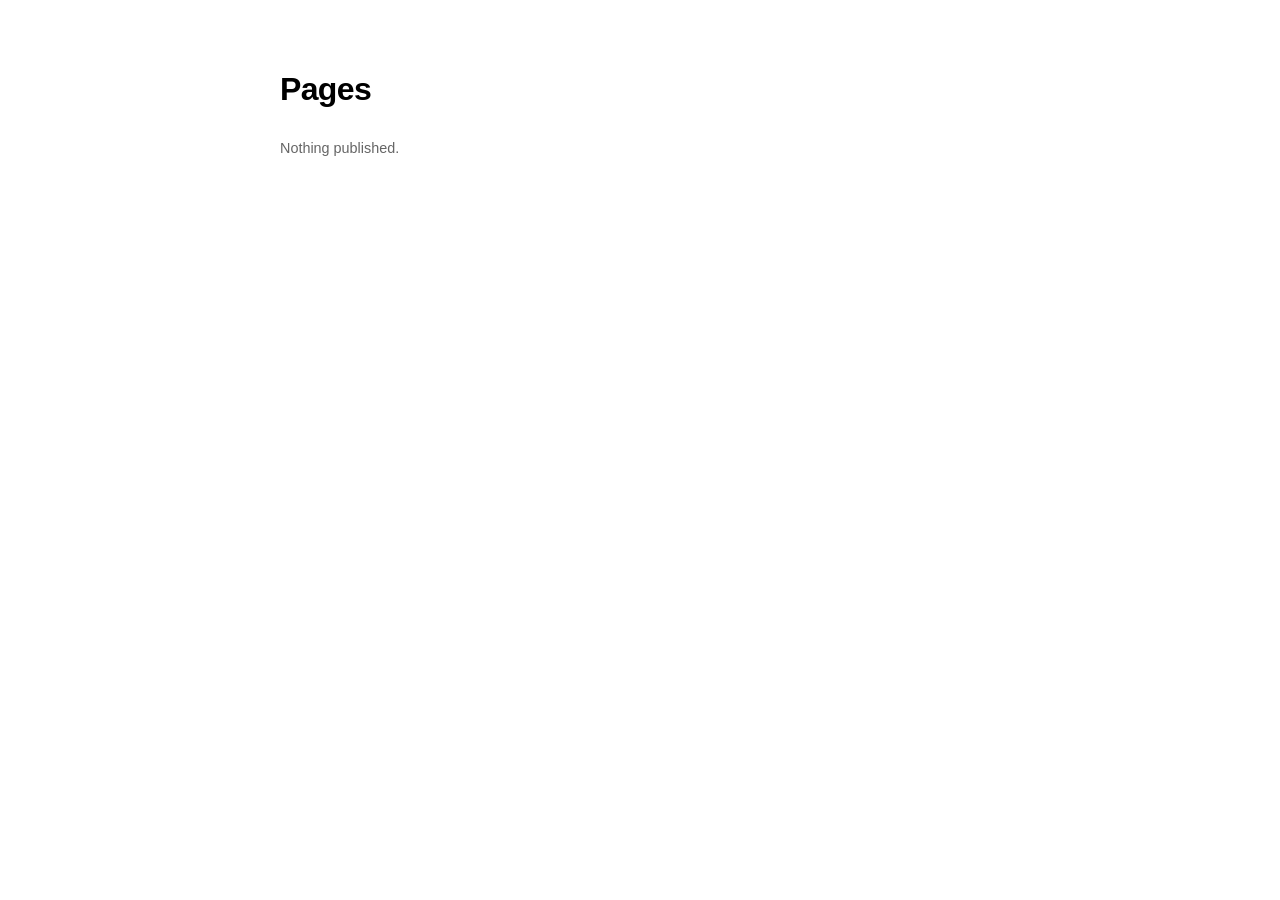
<file: index.html>
<!doctype html>
<html lang="en">
<head>
  <meta charset="utf-8">
  <meta name="viewport" content="width=device-width, initial-scale=1">
  <title>Pages</title>
  <style>
    :root { color-scheme: light dark; }
    body {
      font-family: -apple-system, BlinkMacSystemFont, "Segoe UI", Roboto, Helvetica, Arial, sans-serif;
      max-width: 720px; margin: 4rem auto; padding: 0 1.5rem; line-height: 1.6;
    }
    h1 { font-weight: 600; letter-spacing: -0.02em; }
    .muted { opacity: 0.6; font-size: 0.9rem; }
    ul { padding-left: 1.2rem; }
    a { color: #2563eb; }
    @media (prefers-color-scheme: dark) { a { color: #7aa2ff; } }
  </style>
</head>
<body>
  <h1>Pages</h1>
  <p class="muted">Nothing published.</p>
</body>
</html>
</file>
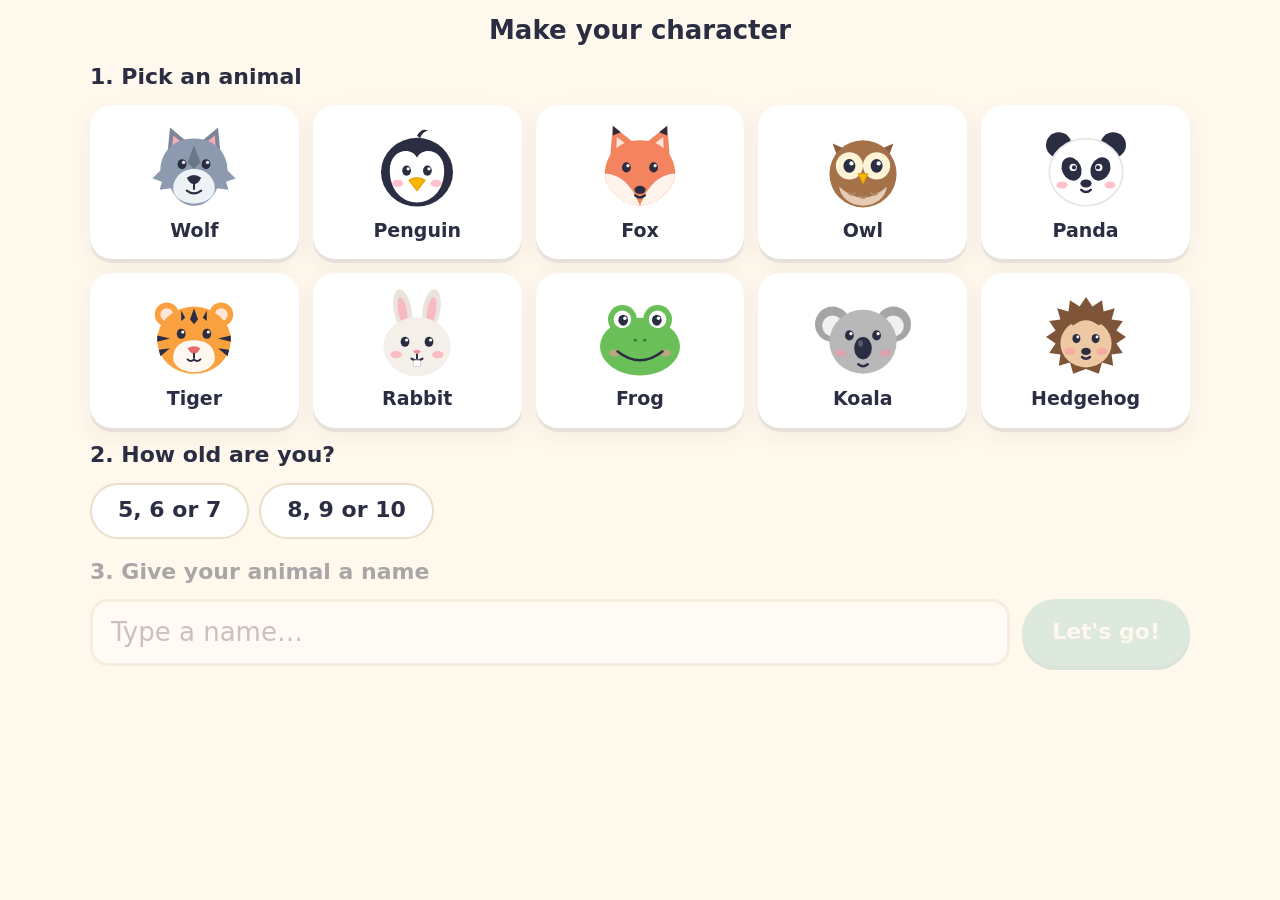
<file: maths-classroom/index.html>
<!doctype html>
<html lang="en-GB">
<head>
  <meta charset="utf-8">
  <meta name="viewport" content="width=device-width, initial-scale=1, maximum-scale=1, viewport-fit=cover">
  <title>Critter Classroom</title>
  <meta name="description" content="A gentle maths game: practise column addition, subtraction, times tables and division, and build your own classroom.">
  <meta name="theme-color" content="#FFF8EC">
  <meta name="apple-mobile-web-app-capable" content="yes">
  <meta name="mobile-web-app-capable" content="yes">
  <meta name="apple-mobile-web-app-title" content="Critters">
  <meta name="apple-mobile-web-app-status-bar-style" content="default">
  <link rel="apple-touch-icon" href="apple-touch-icon.png">
  <link rel="icon" href="icon-192.png">
  <link rel="manifest" href="manifest.webmanifest">
  <script>
    // Apply the saved light/dark choice before the page draws, so it doesn't flash.
    try { var t = localStorage.getItem('critter-classroom-theme'); if (t === 'dark' || t === 'light') document.documentElement.dataset.theme = t; } catch (e) {}
  </script>
  <link rel="stylesheet" href="css/style.css">
</head>
<body>
  <main id="app"></main>
  <noscript>Critter Classroom needs JavaScript turned on.</noscript>
  <script type="module" src="js/main.js"></script>
</body>
</html>
</file>
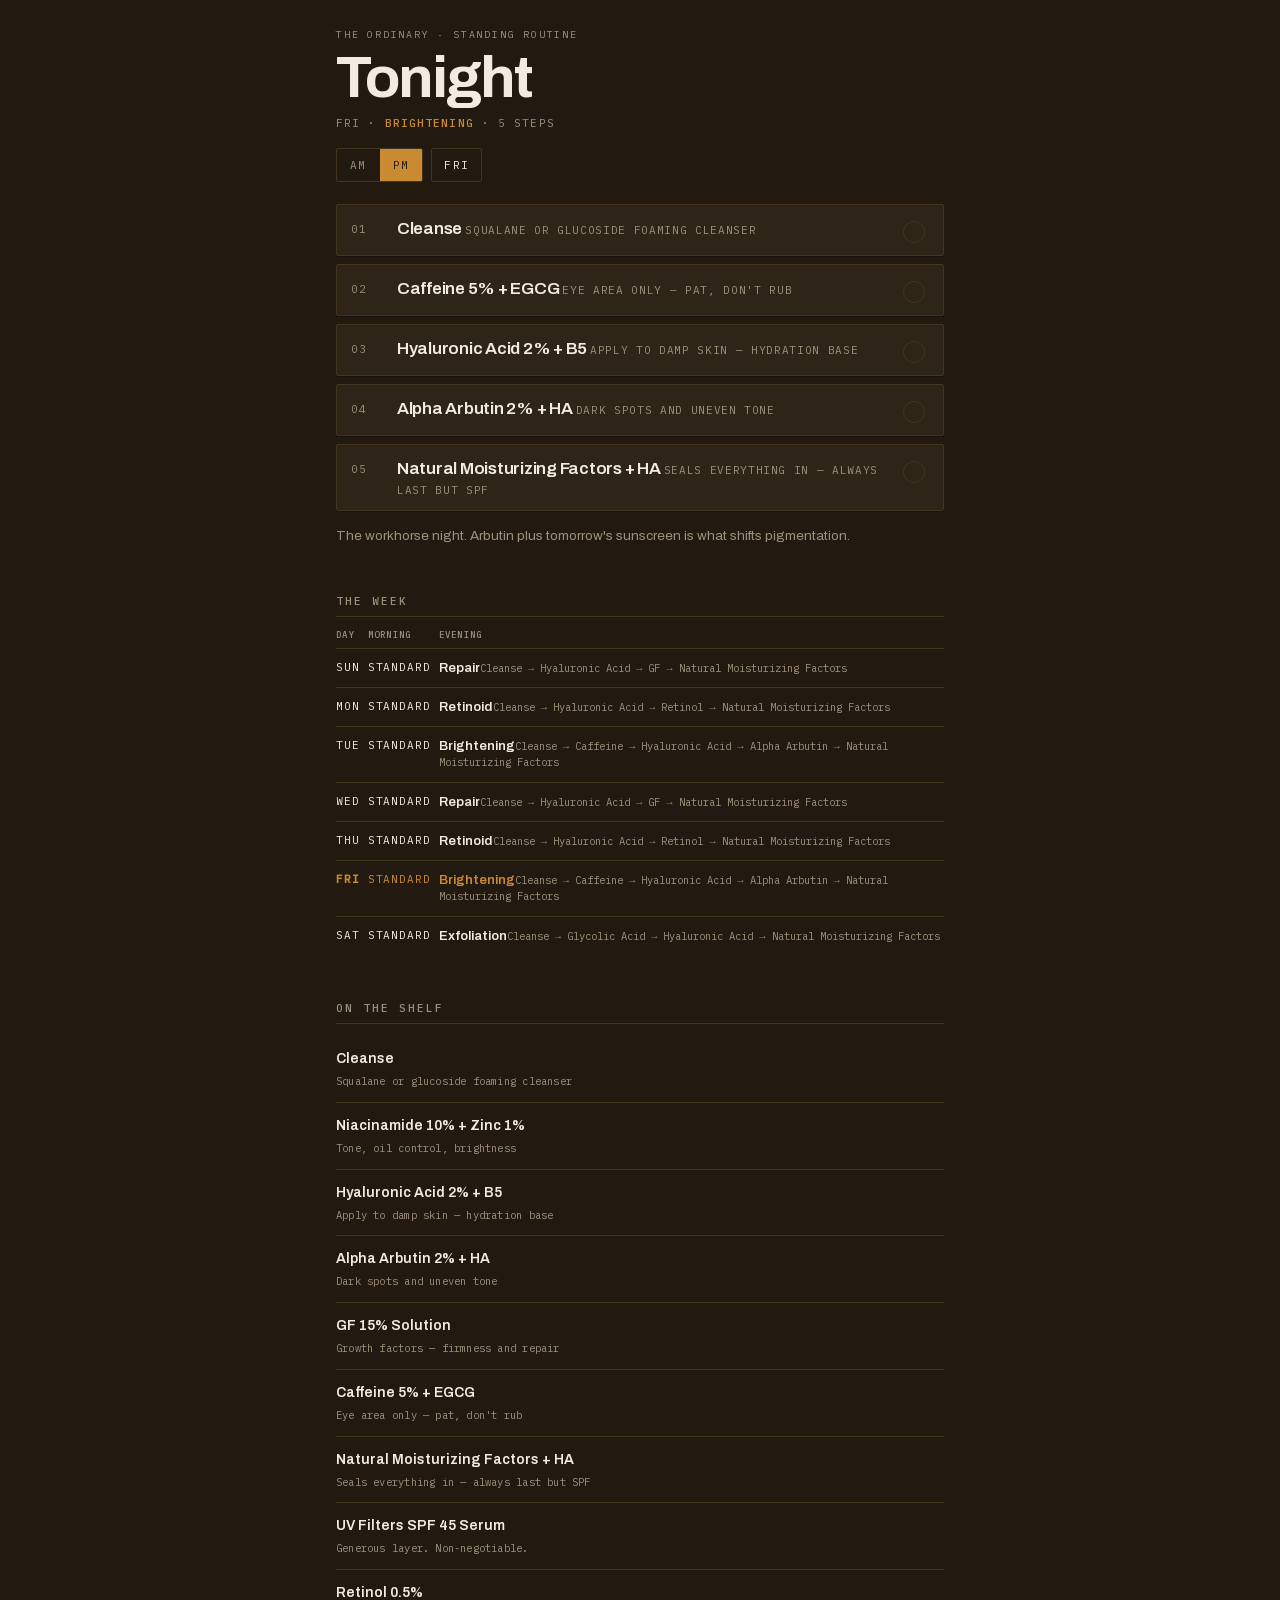
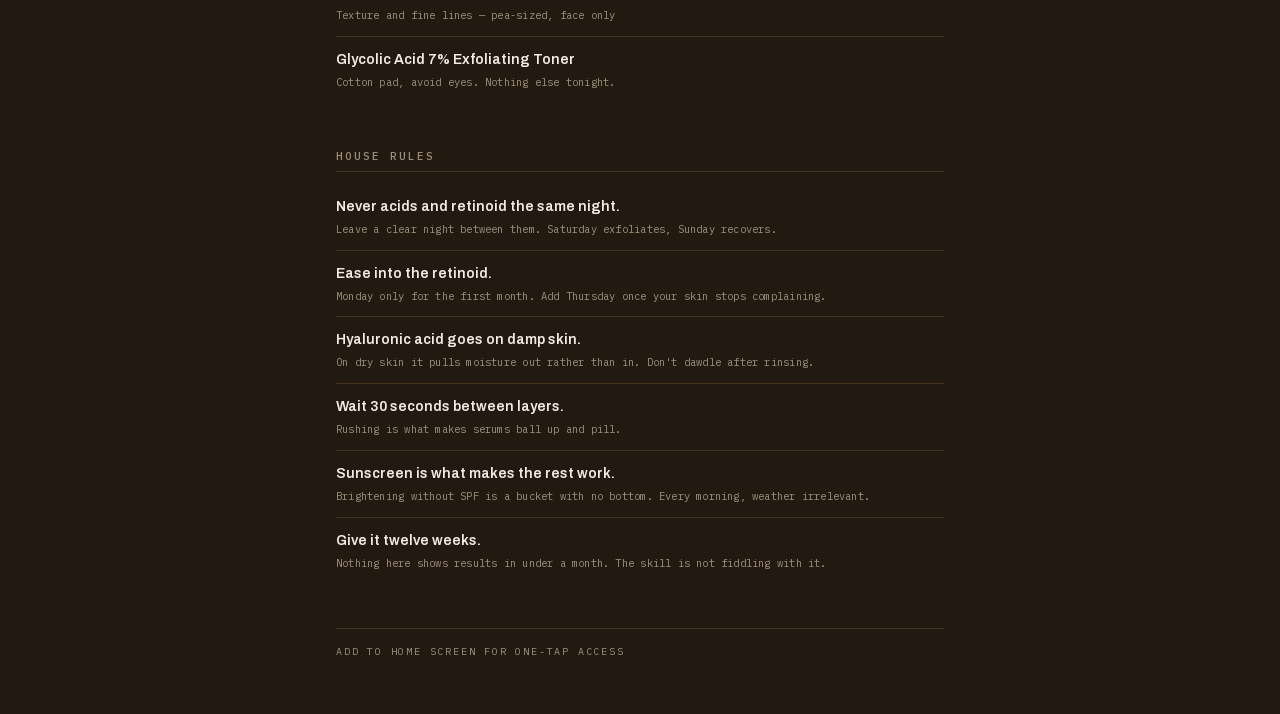
<file: routine/index.html>
<!DOCTYPE html>
<html lang="en" data-mode="pm">
<head>
<meta charset="utf-8">
<meta name="viewport" content="width=device-width, initial-scale=1, viewport-fit=cover">
<meta name="apple-mobile-web-app-capable" content="yes">
<meta name="apple-mobile-web-app-status-bar-style" content="black-translucent">
<meta name="theme-color" content="#241B12">
<meta name="apple-mobile-web-app-title" content="Routine">
<link rel="apple-touch-icon" href="apple-touch-icon.png">
<link rel="icon" type="image/png" href="apple-touch-icon.png">
<title>Routine</title>
<style>
@font-face{
  font-family:"Archivo"; font-style:normal; font-weight:100 900; font-display:swap;
  src:url("fonts/archivo.woff2") format("woff2");
}
@font-face{
  font-family:"IBM Plex Mono"; font-style:normal; font-weight:400; font-display:swap;
  src:url("fonts/ibm-plex-mono-400.woff2") format("woff2");
}
@font-face{
  font-family:"IBM Plex Mono"; font-style:normal; font-weight:500; font-display:swap;
  src:url("fonts/ibm-plex-mono-500.woff2") format("woff2");
}
:root{
  --bg:#E9EBE6; --panel:#FCFCFB; --ink:#15171A; --dim:#6B7069;
  --rule:#D3D6CE; --band:#B9BEB5; --accent:#2F6B55; --accent-ink:#FFFFFF;
  --shadow:0 1px 0 rgba(0,0,0,.05);
}
html[data-mode="pm"]{
  --bg:#221A11; --panel:#2E2418; --ink:#F2EBE1; --dim:#9E8F7C;
  --rule:#42341F; --band:#5A4728; --accent:#C98A31; --accent-ink:#221A11;
  --shadow:0 1px 0 rgba(0,0,0,.3);
}
*{box-sizing:border-box}
html,body{margin:0;padding:0}
body{
  background:var(--bg); color:var(--ink);
  font-family:"Archivo",-apple-system,BlinkMacSystemFont,"Helvetica Neue",Arial,sans-serif;
  -webkit-font-smoothing:antialiased;
  padding:0 16px calc(56px + env(safe-area-inset-bottom));
  max-width:640px; margin:0 auto;
  transition:background-color .5s ease, color .5s ease;
}
.mono{font-family:"IBM Plex Mono",ui-monospace,Menlo,monospace}
.eyebrow{
  font-family:"IBM Plex Mono",ui-monospace,monospace; font-size:10px;
  letter-spacing:.18em; text-transform:uppercase; color:var(--dim);
}
header{padding:calc(28px + env(safe-area-inset-top)) 0 18px}
h1{
  font-size:clamp(40px,13vw,58px); line-height:.92; margin:10px 0 12px;
  font-weight:700; letter-spacing:-.035em;
}
.stamp{
  font-family:"IBM Plex Mono",ui-monospace,monospace; font-size:11px;
  letter-spacing:.1em; text-transform:uppercase; color:var(--dim);
}
.stamp b{color:var(--accent); font-weight:500}

/* controls */
.controls{display:flex; gap:8px; align-items:center; margin:0 0 22px}
.toggle{display:flex; border:1px solid var(--rule); border-radius:2px; overflow:hidden}
.toggle button{
  appearance:none; background:transparent; border:0; color:var(--dim);
  font-family:"IBM Plex Mono",monospace; font-size:11px; letter-spacing:.12em;
  padding:9px 13px; cursor:pointer;
}
.toggle button[aria-pressed="true"]{background:var(--accent); color:var(--accent-ink)}
select{
  appearance:none; background:transparent; color:var(--ink);
  border:1px solid var(--rule); border-radius:2px; padding:9px 12px;
  font-family:"IBM Plex Mono",monospace; font-size:11px; letter-spacing:.12em;
}
.now{
  margin-left:auto; background:none; border:0; color:var(--accent); cursor:pointer;
  font-family:"IBM Plex Mono",monospace; font-size:11px; letter-spacing:.12em;
  text-transform:uppercase; padding:9px 2px;
}
.now[hidden]{display:none}

/* the label stack */
.stack{display:flex; flex-direction:column; gap:8px}
.label{
  display:grid; grid-template-columns:34px 1fr 26px; align-items:start;
  gap:12px; background:var(--panel); border:1px solid var(--rule);
  border-radius:2px; padding:14px 14px 12px; box-shadow:var(--shadow);
  cursor:pointer; text-align:left; width:100%; color:inherit; font:inherit;
}
.label .idx{
  font-family:"IBM Plex Mono",monospace; font-size:11px; color:var(--dim);
  padding-top:3px; letter-spacing:.06em;
}
.label .name{font-size:17px; font-weight:600; letter-spacing:-.015em; line-height:1.2}
.label .band{height:5px; background:var(--band); margin:9px 0 8px; opacity:.55}
.label .role{
  font-family:"IBM Plex Mono",monospace; font-size:11px; line-height:1.5;
  color:var(--dim); text-transform:uppercase; letter-spacing:.06em;
}
.tick{
  width:22px; height:22px; border:1px solid var(--rule); border-radius:50%;
  margin-top:2px; position:relative; flex:none;
}
.label[aria-pressed="true"]{opacity:.42}
.label[aria-pressed="true"] .tick{background:var(--accent); border-color:var(--accent)}
.label[aria-pressed="true"] .tick::after{
  content:""; position:absolute; left:7px; top:3px; width:5px; height:10px;
  border:solid var(--accent-ink); border-width:0 2px 2px 0; transform:rotate(42deg);
}
.label:focus-visible,button:focus-visible,select:focus-visible{
  outline:2px solid var(--accent); outline-offset:2px;
}

/* sections */
h2{
  font-size:11px; font-family:"IBM Plex Mono",monospace; font-weight:500;
  letter-spacing:.18em; text-transform:uppercase; color:var(--dim);
  margin:46px 0 12px; padding-bottom:8px; border-bottom:1px solid var(--rule);
}
table{width:100%; border-collapse:collapse; font-size:13px}
th{
  font-family:"IBM Plex Mono",monospace; font-size:9px; letter-spacing:.14em;
  text-transform:uppercase; color:var(--dim); text-align:left;
  padding:0 0 8px; font-weight:500;
}
td{padding:11px 8px 11px 0; border-top:1px solid var(--rule); vertical-align:top}
td:last-child{padding-right:0}
tr.today td{color:var(--accent)}
tr.today td:first-child{font-weight:700}
.day{font-family:"IBM Plex Mono",monospace; font-size:11px; letter-spacing:.08em; white-space:nowrap}
.pmname{font-weight:600}
.pmlist{font-family:"IBM Plex Mono",monospace; font-size:10.5px; color:var(--dim); line-height:1.55; margin-top:3px}

ul{list-style:none; margin:0; padding:0}
li{padding:12px 0; border-top:1px solid var(--rule); font-size:14px; line-height:1.5}
li:first-child{border-top:0}
li .n{font-weight:600}
li .d{display:block; font-family:"IBM Plex Mono",monospace; font-size:10.5px; color:var(--dim); margin-top:4px; line-height:1.6; letter-spacing:.02em}
.note{font-size:13.5px; line-height:1.65; color:var(--dim); margin:14px 0 0}
footer{margin:44px 0 0; padding-top:16px; border-top:1px solid var(--rule)}
@media (prefers-reduced-motion:reduce){*{transition:none!important}}
</style>
</head>
<body>

<header>
  <div class="eyebrow">The Ordinary · standing routine</div>
  <h1 id="headline">Tonight</h1>
  <div class="stamp" id="stamp"></div>
</header>

<div class="controls">
  <div class="toggle" role="group" aria-label="Time of day">
    <button id="btnAM" aria-pressed="false">AM</button>
    <button id="btnPM" aria-pressed="true">PM</button>
  </div>
  <select id="daySel" aria-label="Day"></select>
  <button class="now" id="btnNow" hidden>Back to now</button>
</div>

<section class="stack" id="stack"></section>
<p class="note" id="stackNote"></p>

<h2>The week</h2>
<table>
  <thead><tr><th>Day</th><th>Morning</th><th>Evening</th></tr></thead>
  <tbody id="weekBody"></tbody>
</table>

<h2>On the shelf</h2>
<ul id="own"></ul>

<h2>House rules</h2>
<ul>
  <li><span class="n">Never acids and retinoid the same night.</span><span class="d">Leave a clear night between them. Saturday exfoliates, Sunday recovers.</span></li>
  <li><span class="n">Ease into the retinoid.</span><span class="d">Monday only for the first month. Add Thursday once your skin stops complaining.</span></li>
  <li><span class="n">Hyaluronic acid goes on damp skin.</span><span class="d">On dry skin it pulls moisture out rather than in. Don't dawdle after rinsing.</span></li>
  <li><span class="n">Wait 30 seconds between layers.</span><span class="d">Rushing is what makes serums ball up and pill.</span></li>
  <li><span class="n">Sunscreen is what makes the rest work.</span><span class="d">Brightening without SPF is a bucket with no bottom. Every morning, weather irrelevant.</span></li>
  <li><span class="n">Give it twelve weeks.</span><span class="d">Nothing here shows results in under a month. The skill is not fiddling with it.</span></li>
</ul>

<footer><div class="eyebrow">Add to Home Screen for one-tap access</div></footer>

<script>
const P = {
  cleanse:{n:"Cleanse",r:"Squalane or glucoside foaming cleanser"},
  nia:{n:"Niacinamide 10% + Zinc 1%",r:"Tone, oil control, brightness"},
  hya:{n:"Hyaluronic Acid 2% + B5",r:"Apply to damp skin — hydration base"},
  arb:{n:"Alpha Arbutin 2% + HA",r:"Dark spots and uneven tone"},
  gf:{n:"GF 15% Solution",r:"Growth factors — firmness and repair"},
  caf:{n:"Caffeine 5% + EGCG",r:"Eye area only — pat, don't rub"},
  nmf:{n:"Natural Moisturizing Factors + HA",r:"Seals everything in — always last but SPF"},
  spf:{n:"UV Filters SPF 45 Serum",r:"Generous layer. Non-negotiable."},
  ret:{n:"Retinol 0.5%",r:"Texture and fine lines — pea-sized, face only"},
  gly:{n:"Glycolic Acid 7% Exfoliating Toner",r:"Cotton pad, avoid eyes. Nothing else tonight."}
};
const AM = ["cleanse","caf","nia","nmf","spf"];
const WEEK = [
  {d:"Sunday",   t:"Repair",     s:["cleanse","hya","gf","nmf"]},
  {d:"Monday",   t:"Retinoid",   s:["cleanse","hya","ret","nmf"]},
  {d:"Tuesday",  t:"Brightening",s:["cleanse","caf","hya","arb","nmf"]},
  {d:"Wednesday",t:"Repair",     s:["cleanse","hya","gf","nmf"]},
  {d:"Thursday", t:"Retinoid",   s:["cleanse","hya","ret","nmf"]},
  {d:"Friday",   t:"Brightening",s:["cleanse","caf","hya","arb","nmf"]},
  {d:"Saturday", t:"Exfoliation",s:["cleanse","gly","hya","nmf"]}
];
const NOTES = {
  Retinoid:"Skip the arbutin and GF tonight — the retinoid works alone.",
  Brightening:"The workhorse night. Arbutin plus tomorrow's sunscreen is what shifts pigmentation.",
  Repair:"Gentle night. GF sits after the hyaluronic acid, before moisturiser.",
  Exfoliation:"Acid night. No retinoid, no GF, no arbutin — just rehydrate and stop.",
  AM:"Identical every day. Four minutes, and the sunscreen is the point of it."
};

let now = new Date(), day = now.getDay(), mode = (now.getHours() >= 4 && now.getHours() < 16) ? "am" : "pm", pinned = false;
const ticked = new Set();

const $ = id => document.getElementById(id);
const sel = $("daySel");
WEEK.forEach((w,i)=>{ const o=document.createElement("option"); o.value=i; o.textContent=w.d.slice(0,3).toUpperCase(); sel.appendChild(o); });

function steps(){ return mode==="am" ? AM : WEEK[day].s; }

function render(){
  document.documentElement.dataset.mode = mode;
  document.querySelector('meta[name=theme-color]').content = mode==="pm" ? "#221A11" : "#E9EBE6";
  const isNow = !pinned;
  const list = steps();
  $("headline").textContent = isNow ? (mode==="am" ? "This morning" : "Tonight")
                                    : WEEK[day].d + (mode==="am" ? " AM" : " PM");
  const focus = mode==="am" ? "Standard morning" : WEEK[day].t;
  $("stamp").innerHTML = WEEK[day].d.slice(0,3).toUpperCase() + " · <b>" + focus.toUpperCase() + "</b> · " + list.length + " STEPS";
  $("stackNote").textContent = mode==="am" ? NOTES.AM : NOTES[WEEK[day].t];
  $("btnAM").setAttribute("aria-pressed", mode==="am");
  $("btnPM").setAttribute("aria-pressed", mode==="pm");
  $("btnNow").hidden = isNow;
  sel.value = day;

  $("stack").innerHTML = list.map((k,i)=>{
    const p = P[k], on = ticked.has(mode+day+k);
    return `<button class="label" data-k="${k}" aria-pressed="${on}">
      <span class="idx">${String(i+1).padStart(2,"0")}</span>
      <span><span class="name">${p.n}</span><span class="band"></span>
      <span class="role">${p.r}</span></span>
      <span class="tick"></span></button>`;
  }).join("");

  $("weekBody").innerHTML = WEEK.map((w,i)=>
    `<tr class="${i===now.getDay()?"today":""}"><td class="day">${w.d.slice(0,3).toUpperCase()}</td>
     <td class="day">STANDARD</td>
     <td><span class="pmname">${w.t}</span><span class="pmlist">${w.s.map(k=>P[k].n.split(/ \d|,| \+/)[0]).join(" → ")}</span></td></tr>`
  ).join("");
}

$("stack").addEventListener("click", e=>{
  const b = e.target.closest(".label"); if(!b) return;
  const id = mode+day+b.dataset.k;
  ticked.has(id) ? ticked.delete(id) : ticked.add(id);
  render();
});
$("btnAM").onclick = ()=>{ mode="am"; pinned=true; render(); };
$("btnPM").onclick = ()=>{ mode="pm"; pinned=true; render(); };
sel.onchange = ()=>{ day=+sel.value; pinned=true; render(); };
$("btnNow").onclick = ()=>{
  now=new Date(); day=now.getDay();
  mode=(now.getHours()>=4&&now.getHours()<16)?"am":"pm"; pinned=false; render();
};

const OWN = ["cleanse","nia","hya","arb","gf","caf","nmf","spf","ret","gly"];
$("own").innerHTML = OWN.map(k=>`<li><span class="n">${P[k].n}</span><span class="d">${P[k].r}</span></li>`).join("");

render();
document.addEventListener("visibilitychange", ()=>{ if(!document.hidden && !pinned) $("btnNow").onclick(); });
</script>
</body>
</html>
</file>
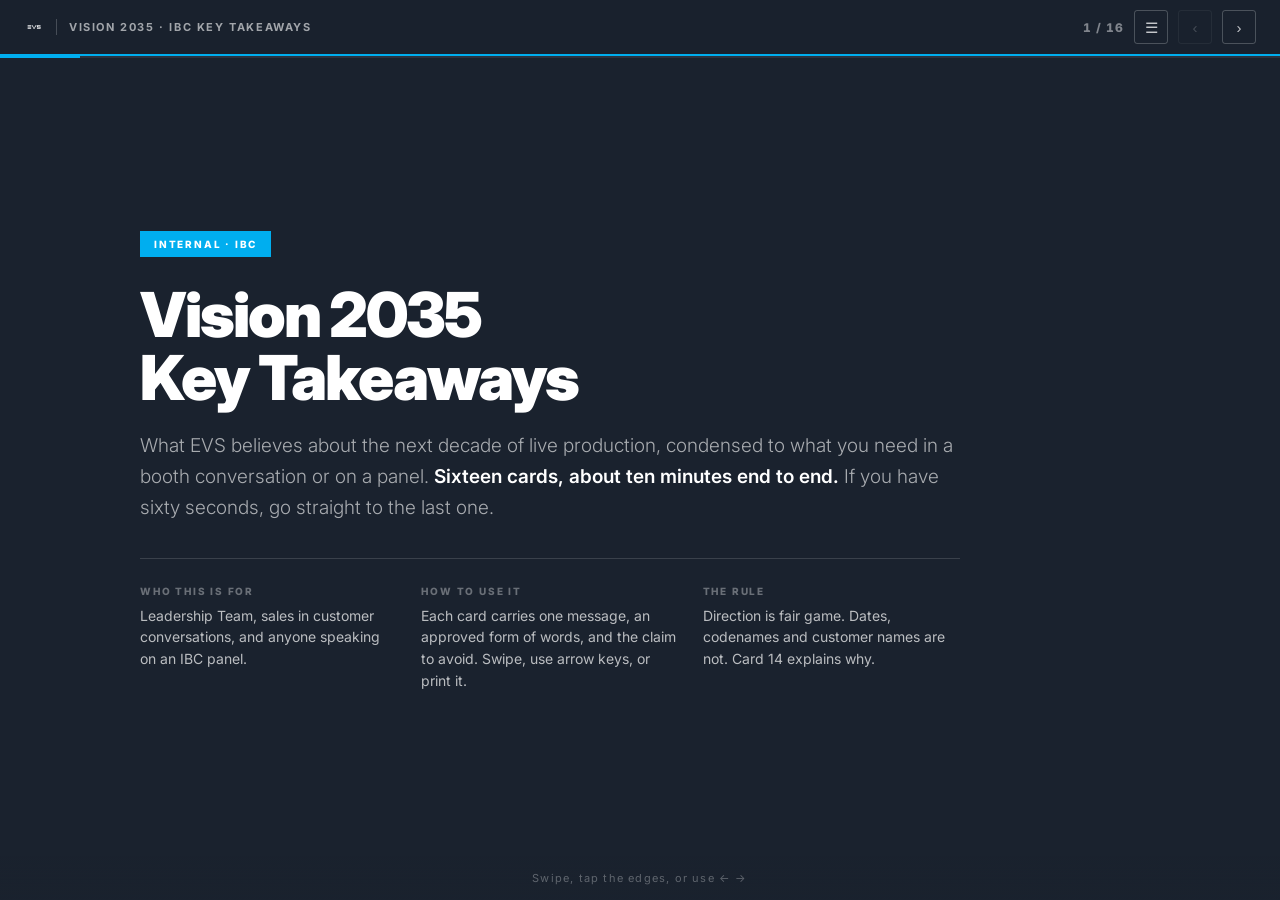
<file: Vision/index.html>
<!DOCTYPE html>
<html lang="en">
<head>
<meta charset="UTF-8">
<meta name="viewport" content="width=device-width, initial-scale=1.0, viewport-fit=cover">
<title>EVS Vision 2035: IBC Key Takeaways</title>
<meta name="robots" content="noindex, nofollow, noarchive, nosnippet, noimageindex">
<meta name="referrer" content="no-referrer">
<meta name="theme-color" content="#1a222e">
<meta name="apple-mobile-web-app-capable" content="yes">
<meta name="mobile-web-app-capable" content="yes">
<meta name="apple-mobile-web-app-status-bar-style" content="black">
<meta name="apple-mobile-web-app-title" content="Vision 2035">
<link rel="apple-touch-icon" href="apple-touch-icon.png">
<link rel="icon" type="image/png" sizes="192x192" href="icon-192.png">
<link rel="manifest" href="manifest.webmanifest">
<link rel="preconnect" href="https://fonts.googleapis.com">
<link href="https://fonts.googleapis.com/css2?family=Inter:wght@300;400;500;600;700;800;900&display=swap" rel="stylesheet">
<style>
:root{
  --blue:#00aeef; --turquoise:#00bebe; --green:#8dc63f; --orange:#f58221;
  --red:#ed1b32; --pink:#d80b8c;
  --light-grey:#f1f2f3; --mid-grey:#d4dce1; --dark-grey:#313c4c; --black:#1a222e; --white:#fff;
}
*,*::before,*::after{margin:0;padding:0;box-sizing:border-box}
html,body{height:100%}
body{
  font-family:'Inter',-apple-system,BlinkMacSystemFont,sans-serif;
  background:var(--black); color:var(--white);
  overflow:hidden; -webkit-font-smoothing:antialiased;
  -webkit-tap-highlight-color:transparent;
}

/* ── TOP BAR ─────────────────────────────────────────── */
.bar{
  position:fixed; top:0; left:0; right:0; height:56px; z-index:60;
  display:flex; align-items:center; justify-content:space-between;
  padding:0 24px; background:rgba(26,34,46,.96); backdrop-filter:blur(10px);
  border-bottom:2px solid var(--blue);
}
.bar-l{display:flex; align-items:center; gap:12px; min-width:0}
.bar-l img{height:20px; width:auto; display:block; flex-shrink:0}
.bar-div{width:1px; height:16px; background:rgba(255,255,255,.2); flex-shrink:0}
.bar-title{font-size:11px; font-weight:700; letter-spacing:1.6px; text-transform:uppercase; color:rgba(255,255,255,.6); white-space:nowrap; overflow:hidden; text-overflow:ellipsis}
.bar-r{display:flex; align-items:center; gap:10px; flex-shrink:0}
.counter{font-size:12px; font-weight:800; letter-spacing:1px; color:rgba(255,255,255,.45); font-variant-numeric:tabular-nums}
.ibtn{
  width:34px; height:34px; border:1px solid rgba(255,255,255,.22); background:transparent;
  color:rgba(255,255,255,.75); border-radius:3px; cursor:pointer;
  display:flex; align-items:center; justify-content:center; font-size:15px; line-height:1;
}
.ibtn:hover{border-color:var(--blue); color:var(--blue)}
.ibtn:disabled{opacity:.25; cursor:default}
.ibtn:disabled:hover{border-color:rgba(255,255,255,.22); color:rgba(255,255,255,.75)}

/* ── PROGRESS ────────────────────────────────────────── */
.progress{position:fixed; top:56px; left:0; right:0; height:2px; background:rgba(255,255,255,.08); z-index:60}
.progress-fill{height:100%; background:var(--blue); width:0; transition:width .25s ease}

/* ── DECK ────────────────────────────────────────────── */
.deck{position:fixed; inset:58px 0 0 0; overflow:hidden}
.card{
  display:none; position:absolute; inset:0;
  flex-direction:column; justify-content:center;
  padding:40px 56px 76px; overflow-y:auto;
}
.card.active{display:flex; animation:fade .22s ease}
@keyframes fade{from{opacity:0; transform:translateY(6px)}to{opacity:1; transform:none}}
.card-inner{width:100%; max-width:1000px; margin:0 auto}

.kicker{font-size:10px; font-weight:800; letter-spacing:2.6px; text-transform:uppercase; color:var(--blue); margin-bottom:16px}
.kicker.pink{color:var(--pink)} .kicker.orange{color:var(--orange)} .kicker.green{color:var(--green)}
h1{font-size:clamp(34px,5.2vw,62px); font-weight:900; line-height:1.02; letter-spacing:-2px; margin-bottom:22px}
h2{font-size:clamp(26px,3.6vw,44px); font-weight:800; line-height:1.1; letter-spacing:-1.2px; margin-bottom:20px}
.sub{font-size:clamp(15px,1.7vw,19px); line-height:1.62; color:rgba(255,255,255,.62); font-weight:300; max-width:820px}
.sub strong{color:#fff; font-weight:600}
.sub + .sub{margin-top:14px}

/* say / don't blocks */
.sd{display:grid; grid-template-columns:1fr 1fr; gap:16px; margin-top:30px}
.sd-box{padding:22px 24px; border-left:3px solid; background:rgba(255,255,255,.035)}
.sd-box.say{border-color:var(--green)}
.sd-box.dont{border-color:var(--red)}
.sd-label{font-size:10px; font-weight:800; letter-spacing:2px; text-transform:uppercase; margin-bottom:12px}
.sd-box.say .sd-label{color:var(--green)}
.sd-box.dont .sd-label{color:var(--red)}
.sd-quote{font-size:16.5px; line-height:1.56; color:#fff; font-weight:400}
.sd-note{font-size:13.5px; line-height:1.6; color:rgba(255,255,255,.55); margin-top:12px}
.sd-box.dont .sd-quote{color:rgba(255,255,255,.82); font-weight:300}
@media(max-width:900px){.sd{grid-template-columns:1fr}}

/* generic grids */
.grid2{display:grid; grid-template-columns:1fr 1fr; gap:1px; background:rgba(255,255,255,.1); margin-top:28px}
.grid3{display:grid; grid-template-columns:repeat(3,1fr); gap:1px; background:rgba(255,255,255,.1); margin-top:28px}
.grid4{display:grid; grid-template-columns:repeat(4,1fr); gap:1px; background:rgba(255,255,255,.1); margin-top:28px}
.cell{background:var(--black); padding:24px 22px}
.cell-t{font-size:15px; font-weight:800; color:#fff; line-height:1.28; margin-bottom:9px}
.cell-d{font-size:13.5px; line-height:1.6; color:rgba(255,255,255,.55)}
.cell-n{font-size:26px; font-weight:900; color:var(--blue); line-height:1; margin-bottom:10px; letter-spacing:-1px}
@media(max-width:900px){.grid3,.grid4{grid-template-columns:1fr 1fr}}
@media(max-width:600px){.grid2,.grid3,.grid4{grid-template-columns:1fr}}

/* numbered list */
.nlist{margin-top:26px}
.nrow{display:grid; grid-template-columns:54px 1fr; gap:18px; padding:16px 0; border-bottom:1px solid rgba(255,255,255,.1)}
.nrow:last-child{border-bottom:none}
.nnum{font-size:13px; font-weight:800; color:var(--blue); letter-spacing:1.4px; padding-top:3px}
.nt{font-size:17px; font-weight:700; color:#fff; margin-bottom:5px; line-height:1.3}
.nd{font-size:14px; line-height:1.6; color:rgba(255,255,255,.55)}

/* quote box */
.qbox{margin-top:28px; padding:26px 30px; background:rgba(0,174,239,.09); border-left:3px solid var(--blue)}
.qbox p{font-size:clamp(18px,2.2vw,26px); line-height:1.45; font-weight:300; color:#fff}
.qbox p em{font-style:normal; font-weight:700; color:var(--blue)}

/* stat row */
.stats{display:grid; grid-template-columns:repeat(5,1fr); gap:1px; background:rgba(255,255,255,.1); margin-top:28px}
.stat{background:var(--black); padding:24px 16px; text-align:center}
.stat-v{font-size:clamp(24px,3vw,36px); font-weight:900; color:var(--blue); line-height:1; letter-spacing:-1.2px; margin-bottom:9px}
.stat-l{font-size:12px; line-height:1.45; color:rgba(255,255,255,.5)}
@media(max-width:900px){.stats{grid-template-columns:repeat(2,1fr)}}

/* tags */
.tag{display:inline-block; font-size:9px; font-weight:800; letter-spacing:1.4px; text-transform:uppercase; padding:4px 10px; border-radius:2px; margin-bottom:14px}
.tag.vision{background:rgba(216,11,140,.14); color:var(--pink); border:1px solid rgba(216,11,140,.4)}
.tag.strategy{background:rgba(245,130,33,.14); color:var(--orange); border:1px solid rgba(245,130,33,.4)}
.tag.committed{background:rgba(141,198,63,.16); color:var(--green); border:1px solid rgba(141,198,63,.45)}

/* QA */
.qa{margin-top:24px}
.qa-item{padding:18px 0; border-bottom:1px solid rgba(255,255,255,.1)}
.qa-item:last-child{border-bottom:none}
.qa-q{font-size:16px; font-weight:700; color:var(--orange); margin-bottom:9px; line-height:1.35}
.qa-a{font-size:14.5px; line-height:1.65; color:rgba(255,255,255,.68)}

/* cover */
.cover-badge{display:inline-block; background:var(--blue); color:#fff; font-size:10px; font-weight:800; letter-spacing:1.8px; text-transform:uppercase; padding:7px 14px; margin-bottom:26px}
.cover-meta{margin-top:34px; padding-top:26px; border-top:1px solid rgba(255,255,255,.14); display:grid; grid-template-columns:repeat(3,1fr); gap:24px; max-width:820px}
.cm-l{font-size:10px; font-weight:800; letter-spacing:1.8px; text-transform:uppercase; color:rgba(255,255,255,.35); margin-bottom:8px}
.cm-d{font-size:14px; line-height:1.55; color:rgba(255,255,255,.7)}
@media(max-width:700px){.cover-meta{grid-template-columns:1fr}}

/* nav zones + footer hint */
.zone{position:fixed; top:58px; bottom:0; width:15%; z-index:40; cursor:pointer}
.zone.l{left:0} .zone.r{right:0}
.hint{
  position:fixed; bottom:0; left:0; right:0; z-index:50; height:44px;
  display:flex; align-items:center; justify-content:center; gap:16px;
  background:linear-gradient(to top,rgba(26,34,46,.95),transparent);
  font-size:11px; letter-spacing:1.2px; color:rgba(255,255,255,.3); pointer-events:none;
}

/* contents overlay */
.toc{position:fixed; inset:0; z-index:80; background:rgba(26,34,46,.985); display:none; overflow-y:auto; padding:76px 40px 40px}
.toc.open{display:block}
.toc-grid{max-width:900px; margin:0 auto; display:grid; grid-template-columns:1fr 1fr; gap:1px; background:rgba(255,255,255,.1)}
.toc-item{background:var(--black); padding:16px 20px; cursor:pointer; display:flex; gap:14px; align-items:baseline}
.toc-item:hover{background:rgba(0,174,239,.1)}
.toc-n{font-size:11px; font-weight:800; color:var(--blue); min-width:22px}
.toc-t{font-size:14px; font-weight:600; color:rgba(255,255,255,.8)}
.toc-close{position:fixed; top:14px; right:24px; z-index:81}
@media(max-width:700px){.toc-grid{grid-template-columns:1fr}}

/* ── PRINT ───────────────────────────────────────────── */
@media print{
  @page{size:A4 landscape; margin:12mm}
  html,body{height:auto; overflow:visible; background:#fff; color:#1a222e}
  .bar,.progress,.zone,.hint,.toc,.toc-close{display:none !important}
  .deck{position:static; inset:auto; overflow:visible}
  .card{
    display:flex !important; position:static; inset:auto;
    page-break-after:always; break-after:page;
    min-height:170mm; padding:0 0 10mm; animation:none;
  }
  .card:last-child{page-break-after:auto}
  .card-inner{max-width:none}
  h1{font-size:30pt; color:#1a222e} h2{font-size:22pt; color:#1a222e}
  .sub{color:#3d4756} .sub strong{color:#1a222e}
  .cell{background:#fff; border:1px solid #d4dce1}
  .grid2,.grid3,.grid4,.stats{background:#fff; gap:6px}
  .stat{background:#fff; border:1px solid #d4dce1}
  .cell-t,.nt,.sd-quote{color:#1a222e}
  .cell-d,.nd,.stat-l,.qa-a,.sd-note{color:#4a5666}
  .sd-box{background:#f7f8f9}
  .qbox{background:#f1f2f3}
  .qbox p{color:#1a222e; font-size:16pt}
  .cover-meta{border-top-color:#d4dce1}
  .cm-d{color:#3d4756} .cm-l{color:#8a95a3}
  .nrow{border-bottom-color:#e3e8eb}
  .qa-item{border-bottom-color:#e3e8eb}
  .toc{display:none}
}
</style>
</head>
<body>

<div class="bar">
  <div class="bar-l">
    <img src="[data-uri]" alt="EVS">
    <span class="bar-div"></span>
    <span class="bar-title">Vision 2035 &middot; IBC Key Takeaways</span>
  </div>
  <div class="bar-r">
    <span class="counter" id="counter">1 / 16</span>
    <button class="ibtn" id="tocBtn" title="Contents">&#9776;</button>
    <button class="ibtn" id="prev" title="Previous">&#8249;</button>
    <button class="ibtn" id="next" title="Next">&#8250;</button>
  </div>
</div>
<div class="progress"><div class="progress-fill" id="pf"></div></div>

<div class="zone l" id="zl"></div>
<div class="zone r" id="zr"></div>

<div class="deck" id="deck">

<!-- 1 COVER -->
<section class="card active" data-title="Cover and how to use this">
  <div class="card-inner">
    <span class="cover-badge">Internal &middot; IBC</span>
    <h1>Vision 2035<br>Key Takeaways</h1>
    <p class="sub">
      What EVS believes about the next decade of live production, condensed to what you need
      in a booth conversation or on a panel. <strong>Sixteen cards, about ten minutes end to
      end.</strong> If you have sixty seconds, go straight to the last one.
    </p>
    <div class="cover-meta">
      <div>
        <div class="cm-l">Who this is for</div>
        <div class="cm-d">Leadership Team, sales in customer conversations, and anyone speaking on an IBC panel.</div>
      </div>
      <div>
        <div class="cm-l">How to use it</div>
        <div class="cm-d">Each card carries one message, an approved form of words, and the claim to avoid. Swipe, use arrow keys, or print it.</div>
      </div>
      <div>
        <div class="cm-l">The rule</div>
        <div class="cm-d">Direction is fair game. Dates, codenames and customer names are not. Card 14 explains why.</div>
      </div>
    </div>
  </div>
</section>

<!-- 2 THE ANSWER -->
<section class="card" data-title="Why EVS exists in 2035">
  <div class="card-inner">
    <span class="kicker">If you only remember one thing</span>
    <h2>Why EVS exists in 2035</h2>
    <div class="qbox">
      <p>To enable <em>every organisation</em> to create and monetise live experiences <em>at any scale</em>.</p>
    </div>
    <p class="sub" style="margin-top:26px">
      That is deliberately bigger than "we make replay servers" and deliberately bigger than
      "we provide software-defined infrastructure". It is the sentence everything else on these
      cards hangs from. If a conversation is going badly, come back to it.
    </p>
    <div class="sd">
      <div class="sd-box say">
        <div class="sd-label">Say</div>
        <div class="sd-quote">"Our ambition is that anyone producing live content can reach the standard that only the biggest events could afford before."</div>
      </div>
      <div class="sd-box dont">
        <div class="sd-label">Avoid</div>
        <div class="sd-quote">Leading with infrastructure, architecture or the word "platform" as an opener.</div>
        <div class="sd-note">Those are how we deliver it. They are not why anyone should care.</div>
      </div>
    </div>
  </div>
</section>

<!-- 3 THE ARC -->
<section class="card" data-title="The three-era arc">
  <div class="card-inner">
    <span class="kicker">The story arc</span>
    <h2>Hardware, then software<br>and AI, then platform</h2>
    <p class="sub">Three eras. Each builds on the last. Nothing is abandoned along the way, which is the part customers most need to hear.</p>
    <div class="grid3">
      <div class="cell">
        <div class="cell-t" style="color:rgba(255,255,255,.55)">Where we came from</div>
        <div class="cell-d" style="margin-top:8px"><strong style="color:#fff">Hardware.</strong> Purpose-built systems that did not fail, on the biggest events in the world. This is where the trust was earned.</div>
      </div>
      <div class="cell">
        <div class="cell-t" style="color:var(--blue)">Where we are now</div>
        <div class="cell-d" style="margin-top:8px"><strong style="color:#fff">Software and AI.</strong> Capability delivered as software that runs where it makes sense, with AI embedded where it measurably helps.</div>
      </div>
      <div class="cell">
        <div class="cell-t" style="color:rgba(255,255,255,.55)">Where this goes</div>
        <div class="cell-d" style="margin-top:8px"><strong style="color:#fff">Platform.</strong> The orchestration layer across a multi-vendor ecosystem, answerable for the whole production rather than one box in it.</div>
      </div>
    </div>
    <div class="sd">
      <div class="sd-box say">
        <div class="sd-label">Say</div>
        <div class="sd-quote">"The reliability that made us a hardware company is the thing we are carrying into the software era, not trading away for it."</div>
      </div>
      <div class="sd-box dont">
        <div class="sd-label">Avoid</div>
        <div class="sd-quote">"We are moving away from hardware."</div>
        <div class="sd-note">It reads as abandonment to an installed base that just bought it, and it is not what we mean. See card 10.</div>
      </div>
    </div>
  </div>
</section>

<!-- 4 WHY NOW -->
<section class="card" data-title="Why this matters now">
  <div class="card-inner">
    <span class="kicker">Start here in a customer conversation</span>
    <h2>Four pressures, and all<br>four get worse</h2>
    <p class="sub">Open on their problem, not our roadmap. Every one of these is already true for the person you are talking to.</p>
    <div class="grid4">
      <div class="cell"><div class="cell-n">01</div><div class="cell-t">More content, every year</div><div class="cell-d">The appetite has no ceiling and the schedule has no slack.</div></div>
      <div class="cell"><div class="cell-n">02</div><div class="cell-t">Same team, or smaller</div><div class="cell-d">Flat budgets, rising rights costs, specialist roles harder to recruit.</div></div>
      <div class="cell"><div class="cell-n">03</div><div class="cell-t">More formats, none optional</div><div class="cell-d">Broadcast, streaming, vertical, betting, clubs, archive. All table stakes.</div></div>
      <div class="cell"><div class="cell-n">04</div><div class="cell-t">Complexity outgrows budget</div><div class="cell-d">Every new capability adds another system to integrate and maintain.</div></div>
    </div>
    <div class="sd">
      <div class="sd-box say">
        <div class="sd-label">Say</div>
        <div class="sd-quote">"Make more, for more people, in more places, without more people. Everything we are building answers that one sentence."</div>
      </div>
      <div class="sd-box dont">
        <div class="sd-label">Avoid</div>
        <div class="sd-quote">Opening with EVS, the portfolio, or a product name.</div>
        <div class="sd-note">If they have not agreed on the problem, nothing you say about the solution lands.</div>
      </div>
    </div>
  </div>
</section>

<!-- 5 P1 -->
<section class="card" data-title="Prediction 1: every production is AI-assisted">
  <div class="card-inner">
    <span class="kicker">Prediction 01</span>
    <h2>Every production becomes<br>AI-assisted. Not optionally.</h2>
    <p class="sub">
      The question stops being whether you use AI and becomes which parts of the workflow still
      need a human. The honest answer is: the parts that require taste. Every operator works
      alongside something that watches the whole event and never tires in the eighty-eighth minute.
    </p>
    <div class="sd">
      <div class="sd-box say">
        <div class="sd-label">Say</div>
        <div class="sd-quote">"AI will not replace the producer. It removes the distance between what a producer imagines and what is possible to deliver live."</div>
        <div class="sd-note">Proof you can quote: more than 80,000 highlight clips generated automatically at Paris 2024.</div>
      </div>
      <div class="sd-box dont">
        <div class="sd-label">Avoid</div>
        <div class="sd-quote">Implying AI removes operators, or that any specific AI feature is imminent.</div>
        <div class="sd-note">Operator anxiety is real and it is the fastest way to lose a room.</div>
      </div>
    </div>
  </div>
</section>

<!-- 6 P2 -->
<section class="card" data-title="Prediction 2: create once, publish everywhere">
  <div class="card-inner">
    <span class="kicker">Prediction 02</span>
    <h2>Content is created once<br>and published everywhere</h2>
    <p class="sub">
      Capturing a moment then copying, transcoding and re-versioning it for each destination
      becomes as dated as tape. One capture serves broadcast, streaming, social, betting, clubs
      and archive at once, with rights and brand rules travelling with the content rather than
      being enforced by someone remembering them.
    </p>
    <div class="sd">
      <div class="sd-box say">
        <div class="sd-label">Say</div>
        <div class="sd-quote">"Ingest once. Every application sees the same frame at the same instant. No duplication, no waiting for a copy to land."</div>
        <div class="sd-note">This is shipping today, not a prediction. Safe to demonstrate.</div>
      </div>
      <div class="sd-box dont">
        <div class="sd-label">Avoid</div>
        <div class="sd-quote">Claiming every format and destination is covered today.</div>
        <div class="sd-note">The architecture is real; the breadth of destinations is still growing.</div>
      </div>
    </div>
  </div>
</section>

<!-- 7 P3 -->
<section class="card" data-title="Prediction 3: the tide turns towards capabilities">
  <div class="card-inner">
    <span class="kicker">Prediction 03</span>
    <h2>The tide is turning from<br>boxes to capabilities</h2>
    <p class="sub">
      Handle this one carefully. Over the decade, production resources become something a
      customer requests rather than something they own and amortise, and what they are buying
      becomes the ability to produce. <strong>That is the direction, not today's offer.</strong>
      Sell what the customer will be able to do, and be precise about what delivers it now.
    </p>
    <div class="grid2">
      <div class="cell">
        <div class="cell-t" style="color:var(--blue)">The direction</div>
        <div class="cell-d" style="margin-top:8px">Customers buy capability rather than equipment. A tier-one final and a regional fixture draw on the same pool at different scales, and the difference is a decision rather than a procurement cycle.</div>
      </div>
      <div class="cell">
        <div class="cell-t" style="color:var(--green)">Where we are today</div>
        <div class="cell-d" style="margin-top:8px">Software-defined <strong style="color:#fff">with guaranteed performance, on our own CPU and GPU hardware.</strong> Our Zoom replay application is the example to reach for: genuinely software-defined, and deterministic because of the hardware underneath it.</div>
      </div>
    </div>
    <div class="sd">
      <div class="sd-box say">
        <div class="sd-label">Say</div>
        <div class="sd-quote">"You get the flexibility of software with the performance guarantee of hardware built for it. Those two things are usually a trade-off. They should not have to be."</div>
      </div>
      <div class="sd-box dont">
        <div class="sd-label">Avoid</div>
        <div class="sd-quote">Telling customers they can stop buying hardware, or pointing them at off-the-shelf servers from HP, Dell or Intel as the answer today.</div>
        <div class="sd-note">Also avoid commercial models, licence structures and pricing direction. Packaging is not settled; route those to the account team.</div>
      </div>
    </div>
  </div>
</section>

<!-- 8 P4 -->
<section class="card" data-title="Prediction 4: output grows, headcount does not">
  <div class="card-inner">
    <span class="kicker">Prediction 04</span>
    <h2>Output grows tenfold.<br>Headcount does not.</h2>
    <p class="sub">
      This is the arithmetic that forces everything else. If audiences want ten times the content
      and the team stays the same size, automation stops being an efficiency project and becomes
      the only way the work gets done. The organisations that win are the ones whose people spend
      the highest proportion of the day on decisions only a human can make.
    </p>
    <div class="sd">
      <div class="sd-box say">
        <div class="sd-label">Say</div>
        <div class="sd-quote">"The constraint is no longer what your equipment can do. It is how many hours of human judgement you have available."</div>
        <div class="sd-note">Proof you can quote: over 11,000 hours of live production across 4,857 feeds at Paris 2024, in build windows no longer than the Games before.</div>
      </div>
      <div class="sd-box dont">
        <div class="sd-label">Avoid</div>
        <div class="sd-quote">Framing this as headcount reduction.</div>
        <div class="sd-note">Customers hear redundancies. The message is more output from the same team, not the same output from fewer.</div>
      </div>
    </div>
  </div>
</section>

<!-- 9 P5 -->
<section class="card" data-title="Prediction 5: freedom through orchestration">
  <div class="card-inner">
    <span class="kicker">Prediction 05</span>
    <h2>Freedom through<br>orchestration</h2>
    <p class="sub">
      Customers should not have to depend on a single vendor, or bet their operation on one
      technology roadmap. They need the freedom to select the best solution for each part of
      their workflow, while ensuring that everything works together as one coherent system.
    </p>
    <p class="sub">
      The real value therefore lies in the orchestration layer: the layer that removes the
      complexity of a multi-vendor environment and gives customers the
      <strong>flexibility, interoperability and control to evolve their operations over time.</strong>
    </p>
    <div class="sd">
      <div class="sd-box say">
        <div class="sd-label">Say</div>
        <div class="sd-quote">"You should be free to choose the best tool for each part of your workflow, and still run it as one system. That freedom is what orchestration buys you."</div>
        <div class="sd-note">Proof you can quote: orchestration and control across more than 350 device protocols, any vendor, live today.</div>
      </div>
      <div class="sd-box dont">
        <div class="sd-label">Avoid</div>
        <div class="sd-quote">Making this about EVS winning the layer, or naming which partners will be in the ecosystem.</div>
        <div class="sd-note">The benefit belongs to the customer. Openness is the message, and a named list makes it sound like a closed club.</div>
      </div>
    </div>
  </div>
</section>

<!-- 10 BALANCED COMPUTE -->
<section class="card" data-title="Our contrarian view: balanced compute">
  <div class="card-inner">
    <span class="kicker pink">Where we disagree with the industry</span>
    <h2>"Everything becomes<br>software" is half the story</h2>
    <p class="sub">
      This is your best panel material, because almost nobody else will say it. Industry
      perception is moving towards a future that is entirely standard, general-purpose compute.
      We do not think that is what happens. The market for purpose-built hardware will decline,
      which is exactly why we are building a software business, but declining is not disappearing.
    </p>
    <div class="grid3">
      <div class="cell"><div class="cell-n">~5&times;</div><div class="cell-t">The power gap</div><div class="cell-d">A purpose-built 1RU multiviewer at 64 in and 8 out draws around 250 watts. A general-purpose equivalent at the same density draws roughly 1,200 to 1,400.</div></div>
      <div class="cell"><div class="cell-n">7&ndash;10</div><div class="cell-t">Years per build</div><div class="cell-d">Facilities are specified once and run for a decade. With electricity prices rising, a kilowatt of difference per device is a cost argument before it is a green one.</div></div>
      <div class="cell"><div class="cell-n">UHD</div><div class="cell-t">Breaks the assumption</div><div class="cell-d">General-purpose processing stops scaling gracefully at UHD under complex compression. The gap widens with resolution, it does not close.</div></div>
    </div>
    <div class="sd">
      <div class="sd-box say">
        <div class="sd-label">Say</div>
        <div class="sd-quote">"The question was never hardware or software. It is which workloads deserve purpose-built hardware, and that list is shorter in 2035 than today, but it is not empty."</div>
      </div>
      <div class="sd-box dont">
        <div class="sd-label">Avoid</div>
        <div class="sd-quote">Sounding defensive, or naming the competing product behind the power comparison.</div>
        <div class="sd-note">Cite our own figure and let them draw the conclusion. Do not quote lifecycle cost in euros; the assumptions are not published.</div>
      </div>
    </div>
  </div>
</section>

<!-- 11 EMOTION -->
<section class="card" data-title="What audiences actually experience">
  <div class="card-inner">
    <span class="kicker">Return on emotion</span>
    <h2>What all of this<br>is actually for</h2>
    <p class="sub">None of it matters because it is clever. It matters because of what reaches the person watching. Use these when a conversation has drifted too far into technology.</p>
    <div class="nlist">
      <div class="nrow"><div class="nnum">01</div><div><div class="nt">Every fan gets a feed built for them</div><div class="nd">One player for ninety minutes, in your language, at your level of expertise.</div></div></div>
      <div class="nrow"><div class="nnum">02</div><div><div class="nt">Every athlete becomes a storyteller</div><div class="nd">Players and clubs publish their own version of the same event, without their own crew.</div></div></div>
      <div class="nrow"><div class="nnum">03</div><div><div class="nt">Every moment becomes findable</div><div class="nd">Archive stops being a cost centre and becomes a live asset, searchable by describing it.</div></div></div>
      <div class="nrow"><div class="nnum">04</div><div><div class="nt">Every sport gets Olympic treatment</div><div class="nd">Second-tier leagues, women's competitions and youth sport become viable to produce properly.</div></div></div>
      <div class="nrow"><div class="nnum">05</div><div><div class="nt">Every screen gets content made for it</div><div class="nd">Not a widescreen broadcast squeezed onto a phone, but coverage framed for the moment it is watched in.</div></div></div>
    </div>
  </div>
</section>

<!-- 12 BY AUDIENCE -->
<section class="card" data-title="What it means per customer type">
  <div class="card-inner">
    <span class="kicker">Know who is in front of you</span>
    <h2>The same decade,<br>three different businesses</h2>
    <div class="grid3">
      <div class="cell">
        <div class="cell-t" style="color:var(--blue)">Broadcasters</div>
        <div class="cell-d" style="margin-top:10px"><strong style="color:#fff">Cost per content hour stops rising.</strong><br><br>More output per crew hour without more crew. One capture feeding every platform they are contracted to serve. New capability as a software update rather than a refit. An exit from the refresh cycle as the organising principle of the capital plan.</div>
      </div>
      <div class="cell">
        <div class="cell-t" style="color:var(--green)">Leagues and rights holders</div>
        <div class="cell-d" style="margin-top:10px"><strong style="color:#fff">The property gets more valuable.</strong><br><br>More monetisable content from fixtures they already own. Consistent standards across every venue and territory. Engagement between events, not only during them. Lower tiers become economic to produce. Archive that earns rather than costs.</div>
      </div>
      <div class="cell">
        <div class="cell-t" style="color:var(--orange)">Digital-first creators</div>
        <div class="cell-d" style="margin-top:10px"><strong style="color:#fff">Broadcast quality without the baggage.</strong><br><br>Professional live production without inheriting forty years of legacy. Open interfaces that fit the stack they have already built. Cost that scales with audience. Spin up for a season and stop paying. Reliability proven at the largest scale, available at theirs.</div>
      </div>
    </div>
  </div>
</section>

<!-- 13 NUMBERS -->
<section class="card" data-title="Numbers you can quote">
  <div class="card-inner">
    <span class="kicker green">Safe to say out loud</span>
    <h2>The numbers you<br>can quote</h2>
    <p class="sub">All of these describe things that have already happened. Nothing here is forward-looking, which is what makes them usable in any room.</p>
    <div class="qbox" style="margin-top:22px;padding:22px 26px">
      <p><em>16 billion</em> impressions, from content Fox Sports published with VIA MAP during the 2026 World Cup.</p>
      <div class="sd-note" style="margin-top:12px;color:var(--green)">If you quote one number, quote this one. Everything else here measures how much we produced. This measures how many people it reached, which is the only number a rights holder or a broadcaster is actually judged on.</div>
    </div>
    <div class="stats" style="margin-top:16px">
      <div class="stat"><div class="stat-v">11,000+</div><div class="stat-l">Hours of live production, Paris 2024</div></div>
      <div class="stat"><div class="stat-v">4,857</div><div class="stat-l">Camera feeds, Paris 2024</div></div>
      <div class="stat"><div class="stat-v">80,000+</div><div class="stat-l">AI-generated highlight clips, Paris 2024</div></div>
      <div class="stat"><div class="stat-v">21+</div><div class="stat-l">Sports with AI athlete tracking</div></div>
      <div class="stat"><div class="stat-v">7,000+</div><div class="stat-l">Operators on EVS software daily</div></div>
    </div>
    <div class="grid2" style="margin-top:22px">
      <div class="cell"><div class="cell-t">350+ protocols</div><div class="cell-d">Device control and orchestration across any vendor's equipment, in production today.</div></div>
      <div class="cell"><div class="cell-t">A Winter Games on standard servers</div><div class="cell-d">Software-defined production at full Games scale, on standard server infrastructure, with no second take available.</div></div>
    </div>
  </div>
</section>

<!-- 14 LANGUAGE RULES -->
<section class="card" data-title="Language rules: vision, strategy, committed">
  <div class="card-inner">
    <span class="kicker orange">Read this before you go on stage</span>
    <h2>Vision, strategy and<br>commitment are different things</h2>
    <p class="sub">
      Everything on these cards is a point of view about the industry. Almost none of it is a
      product promise. Keeping the three apart is what lets us be ambitious in public without
      creating expectations we have not funded.
    </p>
    <div class="grid3">
      <div class="cell"><span class="tag vision">Vision</span><div class="cell-t">A direction we believe in</div><div class="cell-d">Where the industry goes and where EVS should play. Say it freely. Never attach a date or a deliverable to it.</div></div>
      <div class="cell"><span class="tag strategy">Strategy</span><div class="cell-t">A choice we have made</div><div class="cell-d">An agreed direction with investment behind it, but scope and timing still open. Discuss as intent, never as commitment.</div></div>
      <div class="cell"><span class="tag committed">Committed</span><div class="cell-t">On the roadmap, with a date</div><div class="cell-d">Funded, scoped, scheduled. The only category a customer can plan around, and only via the account team.</div></div>
    </div>
    <div class="sd">
      <div class="sd-box say">
        <div class="sd-label">Say</div>
        <div class="sd-quote">"That is where we believe the industry is going and where we intend to lead. What we have committed to deliver is a separate conversation, and I can set that up."</div>
        <div class="sd-note">This sentence gets you out of almost any roadmap question without losing credibility.</div>
      </div>
      <div class="sd-box dont">
        <div class="sd-label">Never at IBC</div>
        <div class="sd-quote">Internal project codenames. Launch windows or release timing. Customers named as early adopters of anything unreleased. Anything commercial or financial.</div>
        <div class="sd-note">Published customer results are different, and card 13 has the ones you can use. The rule is about unreleased work: it ends up screenshotted. Direction is fair game; specifics are not yours to give.</div>
      </div>
    </div>
  </div>
</section>

<!-- 15 HARD QUESTIONS -->
<section class="card" data-title="Hard questions and how to answer">
  <div class="card-inner">
    <span class="kicker orange">You will get asked these</span>
    <h2>The hard questions</h2>
    <div class="qa">
      <div class="qa-item">
        <div class="qa-q">"Isn't EVS late to software?"</div>
        <div class="qa-a">We were deliberate rather than late. When your equipment runs a World Cup final, moving before the software can carry that reliability is not courage, it is negligence. What we have now is a software stack proven at Games scale rather than a demo. And if the question is really about where our engineering effort goes: <strong style="color:#fff">85% of our developers are software developers. Only around 15% work on dedicated hardware.</strong></div>
      </div>
      <div class="qa-item">
        <div class="qa-q">"Everyone at this show claims to have AI."</div>
        <div class="qa-a">Agreed, so ask what it is trained on. Most highlight tools work from a single programme feed. Our customers record every camera, and the unused angles are where the storytelling actually is. That is a data advantage, not a model advantage, and it is much harder to copy.</div>
      </div>
      <div class="qa-item">
        <div class="qa-q">"Are you abandoning hardware?"</div>
        <div class="qa-a">No. We are moving into software everything that should be software, and continuing to build purpose-built hardware for the workloads where power, density and timing still decide the outcome. Card 10 has the numbers if they want them.</div>
      </div>
      <div class="qa-item">
        <div class="qa-q">"Can a hardware company really become a platform company?"</div>
        <div class="qa-a">It is a fair challenge. The honest answer is that the orchestration and control layer is already the fastest-growing part of our portfolio, and it already controls other vendors' equipment. We are not starting from an idea.</div>
      </div>
      <div class="qa-item">
        <div class="qa-q">"Isn't cloud cheaper?"</div>
        <div class="qa-a">Sometimes, and we support it where it is. For elasticity and reach it is compelling. For sustained, latency-critical, high-density work the arithmetic often goes the other way once you count power and egress across a ten-year build. Hybrid is the honest answer.</div>
      </div>
    </div>
  </div>
</section>

<!-- 16 SIXTY SECONDS -->
<section class="card" data-title="The sixty-second version">
  <div class="card-inner">
    <span class="kicker">If you have one minute</span>
    <h2>The sixty-second version</h2>
    <p class="sub">
      Our customers are being asked to make more content, for more platforms, with the same team.
      That pressure only increases. So we think five things become true by 2035:
      <strong>every production is AI-assisted; content is created once and published everywhere;
      the industry moves from buying boxes to buying capabilities; output grows tenfold while
      headcount does not; and customers get their freedom back through orchestration rather than
      by betting on one vendor's roadmap.</strong>
    </p>
    <p class="sub">
      EVS is moving from hardware, through software and AI, towards being the orchestration layer
      that makes a multi-vendor world behave like one system. We are keeping purpose-built hardware
      where power, density and timing still decide the outcome, because "everything becomes
      software" is half the story. And the point of all of it is not the technology. It is that
      every fan gets a feed built for them, and every sport can be produced like the Olympics.
    </p>
    <div class="qbox">
      <p>We exist to enable <em>every organisation</em> to create and monetise live experiences <em>at any scale</em>.</p>
    </div>
  </div>
</section>

</div>

<div class="hint" id="hint">Swipe, tap the edges, or use &#8592; &#8594;</div>

<div class="toc" id="toc">
  <button class="ibtn toc-close" id="tocClose">&times;</button>
  <div class="toc-grid" id="tocGrid"></div>
</div>

<script>
(function(){
  var cards = Array.prototype.slice.call(document.querySelectorAll('.card'));
  var i = 0;
  var counter = document.getElementById('counter');
  var pf = document.getElementById('pf');
  var prev = document.getElementById('prev');
  var next = document.getElementById('next');
  var toc = document.getElementById('toc');
  var tocGrid = document.getElementById('tocGrid');
  var hint = document.getElementById('hint');

  cards.forEach(function(c, n){
    var d = document.createElement('div');
    d.className = 'toc-item';
    d.innerHTML = '<span class="toc-n">' + String(n+1).padStart(2,'0') + '</span><span class="toc-t">' + (c.dataset.title || '') + '</span>';
    d.addEventListener('click', function(){ go(n); toc.classList.remove('open'); });
    tocGrid.appendChild(d);
  });

  function go(n){
    if (n < 0 || n >= cards.length) return;
    cards[i].classList.remove('active');
    i = n;
    cards[i].classList.add('active');
    cards[i].scrollTop = 0;
    counter.textContent = (i+1) + ' / ' + cards.length;
    pf.style.width = (((i+1)/cards.length)*100) + '%';
    prev.disabled = (i === 0);
    next.disabled = (i === cards.length - 1);
    if (i > 0 && hint) { hint.style.display = 'none'; }
  }

  prev.addEventListener('click', function(){ go(i-1); });
  next.addEventListener('click', function(){ go(i+1); });
  document.getElementById('zl').addEventListener('click', function(){ go(i-1); });
  document.getElementById('zr').addEventListener('click', function(){ go(i+1); });
  document.getElementById('tocBtn').addEventListener('click', function(){ toc.classList.toggle('open'); });
  document.getElementById('tocClose').addEventListener('click', function(){ toc.classList.remove('open'); });

  document.addEventListener('keydown', function(e){
    if (e.key === 'ArrowRight' || e.key === 'PageDown' || e.key === ' ') { e.preventDefault(); go(i+1); }
    if (e.key === 'ArrowLeft'  || e.key === 'PageUp')  { e.preventDefault(); go(i-1); }
    if (e.key === 'Home') { go(0); }
    if (e.key === 'End')  { go(cards.length-1); }
    if (e.key === 'Escape') { toc.classList.remove('open'); }
  });

  var x0 = null, y0 = null;
  document.addEventListener('touchstart', function(e){
    x0 = e.changedTouches[0].clientX; y0 = e.changedTouches[0].clientY;
  }, {passive:true});
  document.addEventListener('touchend', function(e){
    if (x0 === null) return;
    var dx = e.changedTouches[0].clientX - x0;
    var dy = e.changedTouches[0].clientY - y0;
    if (Math.abs(dx) > 60 && Math.abs(dx) > Math.abs(dy)) { go(dx < 0 ? i+1 : i-1); }
    x0 = null; y0 = null;
  }, {passive:true});

  go(0);
})();
</script>
<script>
if ('serviceWorker' in navigator && location.protocol.indexOf('http') === 0) {
  window.addEventListener('load', function () {
    navigator.serviceWorker.register('sw.js').catch(function () {});
  });
}
</script>
</body>
</html>
</file>
<file: maths-classroom/css/style.css>
/* ---------- Colour tokens: light (default) ---------- */
:root {
  color-scheme: light;
  --bg: #FFF8EC;
  --card: #FFFFFF;
  --card-2: #FFFFFF;          /* answer boxes, key faces */
  --ink: #2B2D42;
  --muted: #6C6F80;
  --line: #EADFCB;
  --brand: #2A9D8F;
  --brand-dark: #1F7A6F;
  --brand-ink: #1F7A6F;       /* brand-coloured text */
  --on-brand: #FFFFFF;
  --title-accent: #F4845F;
  --add: #F4845F;
  --sub: #3A9AD9;
  --mul: #43AA8B;
  --div: #8E6CCF;
  --good: #2A9D8F;
  --good-bg: #E8F7F4;
  --oops: #F4A261;
  --oops-bg: #FFF3E6;
  --hint: #F2C94C;
  --hint-bg: #FFFBEA;
  --hint-line: #F2E3A6;
  --hint-ink: #8A6D00;
  --reveal: #4D7CFE;
  --reveal-bg: #EEF2FF;
  --seen: #B9C7FF;
  --scratch-line: #CFC3AC;
  --scratch-bg: rgba(255, 255, 255, .6);
  --scratch-ink: #B5562F;
  --struck: #B9AFA0;
  --star: #FFC233;
  --danger: #E5484D;
  --danger-dark: #B83236;
  --danger-ink: #C2383D;
  --overlay: rgba(43, 45, 66, .35);
  --frame: #FFFFFF;           /* border round the classroom picture */
  --art-filter: none;         /* dims the classroom picture in dark mode */
  --animal-glow: none;        /* keeps dark animals visible on a dark page */
  --shadow: 0 4px 0 rgba(43, 45, 66, .08), 0 8px 24px rgba(43, 45, 66, .06);

  --radius: 22px;
  --font: ui-rounded, "SF Pro Rounded", "Nunito", "Arial Rounded MT Bold", system-ui, sans-serif;
}

/* ---------- Colour tokens: dark ---------- */
@media (prefers-color-scheme: dark) {
  :root:not([data-theme="light"]) {
    color-scheme: dark;
    --bg: #1A1C29; --card: #262939; --card-2: #2E3245; --ink: #F2F0EA; --muted: #A4A7BA; --line: #3B3F57;
    --brand: #2FAE9E; --brand-dark: #1D776C; --brand-ink: #5ED6C5; --on-brand: #FFFFFF; --title-accent: #FF9A76;
    --add: #FF9270; --sub: #4FAEEA; --mul: #4FC29F; --div: #A585E6;
    --good: #4FD1BE; --good-bg: #1E3A37; --oops: #F4A261; --oops-bg: #3B2C20;
    --hint: #E9C46A; --hint-bg: #363020; --hint-line: #5A4E2C; --hint-ink: #F2D27A;
    --reveal: #93ABFF; --reveal-bg: #262F57; --seen: #4A5AA0;
    --scratch-line: #5B6080; --scratch-bg: rgba(255, 255, 255, .05); --scratch-ink: #FFB08A; --struck: #6B6F85;
    --star: #FFC94D; --danger: #E5484D; --danger-dark: #A12A2E; --danger-ink: #FF8A8E;
    --overlay: rgba(0, 0, 0, .6); --frame: #2E3245; --art-filter: brightness(.88) saturate(.95);
    --animal-glow: drop-shadow(0 0 1.5px rgba(255, 255, 255, .55));
    --shadow: 0 4px 0 rgba(0, 0, 0, .3), 0 8px 24px rgba(0, 0, 0, .25);
  }
}
:root[data-theme="dark"] {
  color-scheme: dark;
  --bg: #1A1C29; --card: #262939; --card-2: #2E3245; --ink: #F2F0EA; --muted: #A4A7BA; --line: #3B3F57;
  --brand: #2FAE9E; --brand-dark: #1D776C; --brand-ink: #5ED6C5; --on-brand: #FFFFFF; --title-accent: #FF9A76;
  --add: #FF9270; --sub: #4FAEEA; --mul: #4FC29F; --div: #A585E6;
  --good: #4FD1BE; --good-bg: #1E3A37; --oops: #F4A261; --oops-bg: #3B2C20;
  --hint: #E9C46A; --hint-bg: #363020; --hint-line: #5A4E2C; --hint-ink: #F2D27A;
  --reveal: #93ABFF; --reveal-bg: #262F57; --seen: #4A5AA0;
  --scratch-line: #5B6080; --scratch-bg: rgba(255, 255, 255, .05); --scratch-ink: #FFB08A; --struck: #6B6F85;
  --star: #FFC94D; --danger: #E5484D; --danger-dark: #A12A2E; --danger-ink: #FF8A8E;
  --overlay: rgba(0, 0, 0, .6); --frame: #2E3245; --art-filter: brightness(.88) saturate(.95);
  --animal-glow: drop-shadow(0 0 1.5px rgba(255, 255, 255, .55));
  --shadow: 0 4px 0 rgba(0, 0, 0, .3), 0 8px 24px rgba(0, 0, 0, .25);
}

* { box-sizing: border-box; }
html, body { margin: 0; }
html { background: var(--bg); }
body {
  background: var(--bg);
  color: var(--ink);
  font-family: var(--font);
  font-size: 18px;
  line-height: 1.4;
  -webkit-user-select: none;
  user-select: none;
  -webkit-tap-highlight-color: transparent;
  -webkit-text-size-adjust: 100%;
  overscroll-behavior: none;
  min-height: 100dvh;
  transition: background-color .25s, color .25s;
}
button, input { font: inherit; color: inherit; }
button { touch-action: manipulation; cursor: pointer; border: 0; background: none; }
input { -webkit-user-select: text; user-select: text; }
h1, h2, h3 { margin: 0; line-height: 1.15; }
.muted { color: var(--muted); }
.center-text { text-align: center; }

#app { min-height: 100dvh; padding: max(16px, env(safe-area-inset-top)) max(16px, env(safe-area-inset-right)) max(16px, env(safe-area-inset-bottom)) max(16px, env(safe-area-inset-left)); }
.screen { max-width: 1100px; margin: 0 auto; }
.screen.center { text-align: center; }

/* ---------- Buttons ---------- */
.btn {
  background: var(--brand); color: var(--on-brand); border-radius: 999px; padding: 12px 22px; font-weight: 700;
  box-shadow: 0 4px 0 var(--brand-dark); min-height: 48px; transition: transform .08s;
}
.btn:active { transform: translateY(3px); box-shadow: 0 1px 0 var(--brand-dark); }
.btn:disabled { opacity: .4; }
.btn.ghost { background: var(--card); color: var(--ink); box-shadow: 0 3px 0 var(--line); border: 2px solid var(--line); }
.btn.big { font-size: 22px; padding: 14px 30px; min-height: 60px; }
.btn.small { padding: 4px 0; width: 44px; min-height: 44px; font-size: 22px; }
.btn.danger { background: var(--danger); box-shadow: 0 4px 0 var(--danger-dark); color: #fff; }
.btn.ghost.danger { background: var(--card); color: var(--danger-ink); box-shadow: 0 3px 0 var(--line); }
.btn.toggle { background: var(--card); color: var(--muted); border: 2px solid var(--line); box-shadow: 0 3px 0 var(--line); white-space: nowrap; }
.btn.toggle.on { color: var(--brand-ink); border-color: var(--brand); }

.topbar { display: grid; grid-template-columns: auto 1fr auto; align-items: center; gap: 12px; margin-bottom: 16px; }
.topbar h2 { text-align: center; font-size: 26px; }
.toggles { display: flex; gap: 8px; flex-wrap: wrap; justify-content: flex-end; }
.corner { display: flex; justify-content: flex-end; gap: 10px; }

/* ---------- Animals ---------- */
.animal { display: block; width: 100%; height: auto; filter: var(--animal-glow); }
.bob { animation: bob 3s ease-in-out infinite; }
@keyframes bob { 50% { transform: translateY(-5px) rotate(-2deg); } }
.jump { animation: jump .6s ease; }
.jump-loop { animation: jump 1.2s ease infinite; }
@keyframes jump { 0%, 100% { transform: none; } 30% { transform: translateY(-18px) scale(1.06); } 60% { transform: translateY(0) scale(.97, 1.03); } }
@media (prefers-reduced-motion: reduce) { .bob, .jump, .jump-loop { animation: none; } }

/* ---------- Speech bubbles ---------- */
.bubble {
  position: relative; background: var(--card); border: 3px solid var(--line); border-radius: 20px;
  padding: 12px 16px; font-size: 19px; box-shadow: var(--shadow);
}
.bubble::before {
  content: ""; position: absolute; left: -14px; top: 22px; border: 8px solid transparent;
  border-right: 12px solid var(--line);
}
.bubble.big { font-size: 22px; }
.bubble.happy { border-color: var(--good); background: var(--good-bg); }
.bubble.happy::before { border-right-color: var(--good); }
.bubble.oops { border-color: var(--oops); background: var(--oops-bg); }
.bubble.oops::before { border-right-color: var(--oops); }
.bubble.hint { border-color: var(--hint); background: var(--hint-bg); }
.bubble.hint::before { border-right-color: var(--hint); }

/* ---------- Player select ---------- */
.title { font-size: clamp(40px, 7vw, 64px); margin-top: 2vh; color: var(--brand-ink); letter-spacing: -.01em; }
.title span { color: var(--title-accent); }
.subtitle { font-size: 24px; color: var(--muted); margin: 8px 0 28px; }
.player-grid { display: flex; flex-wrap: wrap; gap: 20px; justify-content: center; }
.player-card {
  width: 200px; background: var(--card); border-radius: var(--radius); padding: 20px 16px; box-shadow: var(--shadow);
  display: flex; flex-direction: column; align-items: center; gap: 4px; border: 3px solid transparent;
}
.player-card:active { transform: scale(.97); }
.player-card .animal { width: 120px; }
.pname { font-size: 24px; font-weight: 800; overflow-wrap: anywhere; }
.pmeta { font-size: 15px; color: var(--muted); }
.player-card.new { border: 3px dashed var(--line); background: transparent; box-shadow: none; justify-content: center; min-height: 220px; }
.plus { font-size: 60px; color: var(--brand); line-height: 1; }
.grownups {
  position: relative; overflow: hidden; margin-top: 48px; color: var(--muted); font-size: 15px;
  padding: 10px 18px; border-radius: 999px; border: 2px solid var(--line); -webkit-touch-callout: none;
}
.grownups .fill { position: absolute; inset: 0; width: 0; background: color-mix(in srgb, var(--brand) 25%, transparent); }
.grownups.holding .fill { width: 100%; transition: width 2s linear; }

/* ---------- Create ---------- */
.step { font-size: 22px; font-weight: 800; margin: 12px 0; }
.animal-grid { display: grid; grid-template-columns: repeat(5, 1fr); gap: 14px; }
.animal-pick {
  background: var(--card); border-radius: var(--radius); padding: 12px; box-shadow: var(--shadow);
  border: 4px solid transparent; display: flex; flex-direction: column; align-items: center; font-weight: 700; font-size: 19px;
}
.animal-pick .animal { width: 96px; max-width: 100%; }
.animal-pick.chosen { border-color: var(--brand); background: var(--good-bg); transform: scale(1.04); }
.chip.age { font-size: 22px; padding: 10px 26px; min-height: 56px; font-weight: 700; }
.chip.age.chosen { border-color: var(--brand); background: var(--good-bg); color: var(--brand-ink); }
.name-step { margin-top: 18px; }
.name-step.disabled { opacity: .4; }
.name-row { display: flex; gap: 12px; flex-wrap: wrap; }
.name-row input {
  flex: 1; min-width: 200px; font-size: 26px; padding: 12px 18px; border-radius: 18px; border: 3px solid var(--line);
  background: var(--card); outline: none;
}
.name-row input:focus { border-color: var(--brand); }
.chips { display: flex; gap: 10px; margin-top: 12px; flex-wrap: wrap; }
.chip { background: var(--card); border: 2px solid var(--line); border-radius: 999px; padding: 8px 18px; font-size: 18px; min-height: 44px; }

/* ---------- Home ---------- */
.hello { display: flex; align-items: center; gap: 24px; margin: 4px 0 22px; }
.hello .animal { width: 130px; flex: none; }
.subject-grid { display: grid; grid-template-columns: repeat(2, 1fr); gap: 16px; }
.subject {
  background: var(--card); border-radius: var(--radius); box-shadow: var(--shadow); padding: 18px 20px; text-align: left;
  display: grid; grid-template-columns: 76px 1fr; grid-template-rows: auto auto auto; column-gap: 16px; border-bottom: 6px solid var(--c);
}
.subject:active { transform: translateY(2px); }
.sym {
  grid-row: 1 / 4; width: 76px; height: 76px; border-radius: 20px; background: var(--c); color: #fff;
  font-size: 50px; font-weight: 800; display: grid; place-items: center; align-self: center;
}
.sname { font-size: 26px; font-weight: 800; }
.slevel { font-size: 16px; color: var(--muted); }
.dots { display: flex; gap: 5px; margin-top: 8px; flex-wrap: wrap; }
.dots i { width: 14px; height: 14px; border-radius: 50%; background: var(--line); }
.dots i.done { background: var(--c); }
.dots i.now { background: var(--card); border: 3px solid var(--c); }
.classroom-btn {
  margin-top: 16px; width: 100%; display: flex; align-items: center; gap: 20px; background: var(--card);
  border-radius: var(--radius); box-shadow: var(--shadow); padding: 12px 20px 12px 12px; text-align: left; font-size: 20px;
}
.mini-room { width: 220px; flex: none; border-radius: 14px; overflow: hidden; display: block; filter: var(--art-filter); }
.mini-room svg { display: block; width: 100%; height: auto; }

/* ---------- Round ---------- */
#app.is-round { height: 100dvh; overflow: hidden; }
.round { height: 100%; display: flex; flex-direction: column; max-width: 1200px; margin: 0 auto; }
.round-top { margin-bottom: 10px; }
.progress { display: flex; gap: 5px; justify-content: center; flex-wrap: wrap; }
.progress i { width: 16px; height: 16px; border-radius: 50%; background: var(--line); }
.progress i.ok { background: var(--good); }
.progress i.seen { background: var(--seen); }
.progress i.now { background: var(--card); border: 3px solid var(--c); transform: scale(1.15); }
.timer { min-width: 64px; text-align: right; font-weight: 700; color: var(--muted); font-variant-numeric: tabular-nums; }
.round-main { flex: 1; min-height: 0; display: grid; grid-template-columns: 1fr auto; gap: 20px; }
.work { display: flex; flex-direction: column; min-height: 0; }
.coach { display: flex; align-items: flex-start; gap: 18px; min-height: 96px; }
.coach .animal { width: 88px; flex: none; }
.coach .bubble { flex: 1; }
.question { flex: 1; display: grid; place-items: center; min-height: 0; overflow: auto; padding: 8px 0; }

.pad {
  align-self: center; display: grid; grid-template-columns: repeat(3, var(--key)); gap: 12px;
  --key: clamp(68px, 9vh, 92px); transition: opacity .2s;
}
.key {
  height: var(--key); border-radius: 22px; background: var(--card-2); box-shadow: 0 5px 0 var(--line);
  border: 2px solid var(--line); font-size: calc(var(--key) * .42); font-weight: 800;
}
.key:active { transform: translateY(4px); box-shadow: 0 1px 0 var(--line); }
.key.back { font-size: calc(var(--key) * .33); color: var(--muted); }
.key.hint { font-size: calc(var(--key) * .28); display: flex; flex-direction: column; align-items: center; justify-content: center; line-height: 1; background: var(--hint-bg); border-color: var(--hint-line); box-shadow: 0 5px 0 var(--hint-line); }
.key.hint small { font-size: 14px; color: var(--hint-ink); margin-top: 4px; }
.key.check { grid-column: span 2; background: var(--brand); color: var(--on-brand); border-color: var(--brand-dark); box-shadow: 0 5px 0 var(--brand-dark); font-size: calc(var(--key) * .33); }
.key.check.next { background: var(--c); color: #fff; border-color: rgba(0, 0, 0, .15); box-shadow: 0 5px 0 rgba(0, 0, 0, .25); }
.pad.locked .key:not(.check) { opacity: .35; }

/* fact questions */
.fact { display: flex; align-items: center; gap: .25em; font-size: clamp(44px, min(9vw, 11vh), 96px); font-weight: 800; font-variant-numeric: tabular-nums; flex-wrap: wrap; justify-content: center; }
/* geometry only: colours come from the .c.in state rules (active, wrong, right, revealed) */
.c.in.fact-box { width: auto; min-width: 2.6em; height: 1.3em; margin: 0; font-size: 1em; border-radius: 24px; border-width: 5px; padding: 0 .2em; }

/* dots to count (ages 5–7, first levels) */
.fact-wrap { display: flex; flex-direction: column; align-items: center; }
.counters { --dot: clamp(18px, min(4.6vh, 5.5vw), 42px); display: flex; align-items: center; justify-content: center; gap: calc(var(--dot) * .9); margin-top: 20px; flex-wrap: wrap; }
.counters .grp { display: flex; flex-direction: column; gap: calc(var(--dot) * .35); }
.counters .five { display: flex; gap: calc(var(--dot) * .3); }
.counters i { width: var(--dot); height: var(--dot); border-radius: 50%; background: var(--c); position: relative; }
.counters .gb i { background: var(--brand); }
.counters i.x { background: transparent; border: 3px solid var(--struck); }
.counters i.x::after { content: ""; position: absolute; left: 50%; top: -15%; width: 3px; height: 130%; background: var(--struck); transform: translateX(-50%) rotate(45deg); border-radius: 2px; }
.counters .plus { font-size: calc(var(--dot) * 1.4); font-weight: 800; color: var(--muted); }

/* column grids */
.grid {
  /* scale the boxes to fit the space: fewer columns → bigger boxes */
  --cell: clamp(44px, min(calc((100vw - 400px) / var(--cols, 8)), calc((100dvh - 260px) / var(--rows, 6))), 100px);
  display: inline-flex; flex-direction: column; font-variant-numeric: tabular-nums;
}
.g-row { display: flex; }
.c {
  width: var(--cell); height: var(--cell); display: grid; place-items: center; position: relative;
  font-size: calc(var(--cell) * .66); font-weight: 800;
}
.r-head .c { height: calc(var(--cell) * .5); font-size: calc(var(--cell) * .26); color: var(--muted); font-weight: 700; }
.r-scratch-row .c { height: calc(var(--cell) * .62); }
.row-label { font-size: 12px !important; color: var(--muted); font-weight: 600 !important; text-align: center; line-height: 1; }
.op { color: var(--c); }
.r-answer { border-top: 5px solid var(--ink); margin-top: 4px; padding-top: 6px; }
.c.in {
  width: calc(var(--cell) - 6px); height: calc(var(--cell) - 6px); margin: 3px; border-radius: 14px;
  background: var(--card-2); border: 3px solid var(--line);
}
.c.in.active { border-color: var(--c); box-shadow: 0 0 0 4px color-mix(in srgb, var(--c) 30%, transparent); }
.c.in.wrong { border-color: var(--oops); background: var(--oops-bg); animation: shake .4s; }
.c.in.right { border-color: var(--good); background: var(--good-bg); color: var(--brand-ink); }
.c.in.revealed { border-color: var(--reveal); background: var(--reveal-bg); color: var(--reveal); }
@keyframes shake { 25% { transform: translateX(-5px); } 75% { transform: translateX(5px); } }
.scratch {
  width: calc(var(--cell) * .52); height: calc(var(--cell) * .52); border-radius: 9px; border: 2px dashed var(--scratch-line);
  font-size: calc(var(--cell) * .36); font-weight: 800; color: var(--scratch-ink); background: var(--scratch-bg); padding: 0;
}
.scratch.active, .mini.active { border-color: var(--c); border-style: solid; background: var(--card-2); }
.strike-btn { border-radius: 12px; }
.strike-btn.struck { color: var(--struck); }
.strike-btn.struck::after { content: ""; position: absolute; left: 18%; right: 18%; top: 50%; height: 4px; background: var(--scratch-ink); transform: rotate(-35deg); border-radius: 2px; }

/* bus stop */
.r-quotient { margin-bottom: 4px; }
.r-shelter .dividend { border-top: 5px solid var(--ink); }
.r-shelter .dividend.first { border-left: 5px solid var(--ink); border-top-left-radius: 18px; }
.divisor { color: var(--c); }
.kind-bus .c { width: calc(var(--cell) * 1.3); }
.kind-bus .c.in { width: calc(var(--cell) * 1.3 - 6px); }
.kind-bus .c.divisor, .kind-bus .c.rem { width: var(--cell); }
.mini {
  position: absolute; left: 4px; top: 8px; width: calc(var(--cell) * .46); height: calc(var(--cell) * .46);
  border-radius: 8px; border: 2px dashed var(--scratch-line); font-size: calc(var(--cell) * .3); font-weight: 800; color: var(--scratch-ink);
  background: var(--scratch-bg); display: grid; place-items: center; padding: 0;
}
.kind-bus .c.digit.dividend { padding-left: calc(var(--cell) * .42); }
.rem { font-size: calc(var(--cell) * .5); }

/* ---------- Results ---------- */
.results-top { display: flex; align-items: center; justify-content: center; gap: 28px; margin-top: 2vh; }
.results-top .animal { width: 150px; }
.results-top h2 { font-size: 40px; color: var(--c); text-align: left; }
.score { font-size: 26px; margin: 6px 0; text-align: left; }
.stars { font-size: 46px; color: var(--star); margin: 0; text-align: left; letter-spacing: 4px; }
.stars span { color: var(--line); }
.level-msg { font-size: 22px; max-width: 700px; margin: 16px auto 4px; }
.time-msg { font-size: 19px; color: var(--muted); margin: 4px 0; }
.break { background: var(--good-bg); display: inline-block; padding: 10px 18px; border-radius: 16px; font-size: 18px; }
.results h3 { margin: 22px 0 14px; font-size: 24px; }
.reward-grid { display: flex; justify-content: center; gap: 18px; flex-wrap: wrap; }
.reward {
  width: 220px; background: var(--card); border-radius: var(--radius); box-shadow: var(--shadow); padding: 16px;
  display: flex; flex-direction: column; align-items: center; gap: 10px; font-size: 20px; font-weight: 700; border: 3px solid transparent;
  animation: popin .5s backwards;
}
.reward:nth-child(2) { animation-delay: .12s; }
.reward:nth-child(3) { animation-delay: .24s; }
.reward:active { border-color: var(--brand); transform: scale(.97); }
.reward svg { width: 100%; height: 130px; filter: var(--animal-glow); }
@keyframes popin { from { opacity: 0; transform: scale(.6); } }

/* ---------- Classroom ---------- */
.classroom { max-width: calc((100dvh - 230px) * 1.667); margin: 0 auto; border-radius: var(--radius); overflow: hidden; box-shadow: var(--shadow); border: 6px solid var(--frame); }
.classroom-svg { display: block; width: 100%; height: auto; filter: var(--art-filter); }
.classroom-svg .fresh { animation: drop 1s cubic-bezier(.3, 1.6, .5, 1) backwards .2s; }
@keyframes drop { from { opacity: 0; transform: translateY(-60px) scale(.6); } }
.new-item { text-align: center; font-size: 22px; margin: 0 0 12px; }
.screen .center-text .btn { margin-top: 18px; }

/* ---------- Grown-ups ---------- */
.parents { max-width: 900px; -webkit-user-select: text; user-select: text; }
.parent-actions { display: flex; gap: 12px; margin: 12px 0 20px; flex-wrap: wrap; }
.parent-card { background: var(--card); border-radius: var(--radius); box-shadow: var(--shadow); padding: 18px; margin-bottom: 18px; }
.parent-card header { display: flex; align-items: center; gap: 14px; margin-bottom: 12px; }
.parent-card header .animal { width: 64px; flex: none; }
.parent-card header div { flex: 1; }
.band-row { display: flex; align-items: center; gap: 12px; flex-wrap: wrap; margin-bottom: 10px; }
.seg { display: flex; gap: 8px; }
.btn.seg-btn { padding: 8px 16px; min-height: 44px; font-size: 17px; }
.btn.seg-btn.on { background: var(--brand); color: var(--on-brand); }
.lv-row { display: grid; grid-template-columns: 150px 1fr 44px 44px; gap: 8px; align-items: center; padding: 6px 0; border-top: 1px solid var(--line); }
.lv-name { font-weight: 800; }
.hist { width: 100%; border-collapse: collapse; margin-top: 12px; font-size: 16px; }
.hist th, .hist td { text-align: left; padding: 6px 4px; border-top: 1px solid var(--line); }
.hist th { color: var(--muted); font-weight: 600; }

/* ---------- Modal ---------- */
.modal-wrap { position: fixed; inset: 0; background: var(--overlay); display: grid; place-items: center; z-index: 10; padding: 16px; }
.modal { background: var(--card); border-radius: var(--radius); padding: 24px; max-width: 420px; font-size: 20px; text-align: center; box-shadow: var(--shadow); }
.modal p { margin: 0 0 10px; }
.lang-list { display: flex; flex-direction: column; gap: 10px; margin-top: 14px; min-width: 240px; }
.btn.lang-btn { font-size: 22px; min-height: 60px; display: flex; align-items: center; justify-content: center; gap: 12px; }
.btn.lang-btn.on { background: var(--brand); color: var(--on-brand); }
.lang-btn .flag { font-size: 28px; }
.modal-btns { display: flex; gap: 12px; justify-content: center; margin-top: 16px; flex-wrap: wrap; }

/* ================================================================
   Tablet portrait: number pad goes underneath the sum
   ================================================================ */
@media (orientation: portrait), (max-width: 760px) {
  .round-main { grid-template-columns: 1fr; grid-template-rows: 1fr auto; gap: 12px; }
  .pad { justify-self: center; grid-template-columns: repeat(6, var(--key)); --key: clamp(60px, 8vh, 84px); }
  .key.check { grid-column: 1 / -1; }
  .grid { --cell: clamp(40px, min(calc((100vw - 60px) / var(--cols, 8)), calc((100dvh - 520px) / var(--rows, 6))), 100px); }
}
@media (max-width: 760px) {
  .subject-grid { grid-template-columns: 1fr; }
  .hello .animal { width: 90px; }
  .mini-room { width: 130px; }
  .topbar h2 { font-size: 20px; }
  .lv-row { grid-template-columns: 1fr 44px 44px; }
  .lv-row .lv-label { grid-column: 1; grid-row: 2; font-size: 15px; }
  .animal-grid { grid-template-columns: repeat(5, 1fr); gap: 8px; }
  .animal-pick { padding: 8px 4px; font-size: 15px; border-width: 3px; border-radius: 16px; }
}

/* ================================================================
   iPhone (portrait): everything tighter, toggles become icons,
   progress dots get their own row
   ================================================================ */
@media (max-width: 520px) {
  body { font-size: 16px; }
  #app { padding-left: max(12px, env(safe-area-inset-left)); padding-right: max(12px, env(safe-area-inset-right)); padding-top: max(10px, env(safe-area-inset-top)); padding-bottom: max(10px, env(safe-area-inset-bottom)); }
  .btn { padding: 10px 16px; min-height: 44px; }
  .btn.big { font-size: 20px; padding: 12px 24px; min-height: 54px; }
  .toggle .lbl, .ghost .lbl { display: none; }
  .btn.toggle { padding: 8px 12px; font-size: 18px; }
  .topbar { gap: 8px; margin-bottom: 12px; }
  .topbar h2 { font-size: 19px; }

  .title { font-size: 40px; }
  .subtitle { font-size: 19px; margin-bottom: 20px; }
  .player-grid { gap: 12px; }
  .player-card { width: calc(50% - 6px); padding: 14px 10px; }
  .player-card .animal { width: 84px; }
  .player-card.new { min-height: 160px; }
  .pname { font-size: 20px; }
  .grownups { margin-top: 32px; }

  .step { font-size: 18px; margin: 10px 0 8px; }
  .animal-grid { grid-template-columns: repeat(4, 1fr); }
  .name-row input { font-size: 22px; min-width: 0; width: 100%; flex-basis: 100%; }
  .name-row .go { width: 100%; }
  .chip { font-size: 16px; padding: 6px 14px; }

  .hello { gap: 14px; margin-bottom: 16px; }
  .hello .animal { width: 72px; }
  .bubble { font-size: 16px; padding: 10px 12px; border-radius: 16px; }
  .bubble.big { font-size: 17px; }
  .bubble::before { top: 16px; }
  .subject-grid { gap: 10px; }
  .subject { padding: 12px 14px; grid-template-columns: 56px 1fr; column-gap: 12px; border-bottom-width: 5px; }
  .sym { width: 56px; height: 56px; font-size: 36px; border-radius: 16px; }
  .sname { font-size: 21px; }
  .slevel { font-size: 14px; }
  .dots i { width: 11px; height: 11px; }
  .dots i.now { border-width: 2px; }
  .classroom-btn { font-size: 16px; gap: 12px; padding: 10px; }
  .mini-room { width: 110px; border-radius: 10px; }

  /* round screen */
  .round-top { grid-template-columns: auto 1fr; grid-template-areas: "stop timer" "progress progress"; row-gap: 8px; margin-bottom: 6px; }
  .round-top > .btn { grid-area: stop; }
  .round-top .timer { grid-area: timer; }
  .round-top .progress { grid-area: progress; }
  .progress { gap: 4px; flex-wrap: nowrap; }
  .progress i { width: 12px; height: 12px; flex: none; }
  .progress i.now { border-width: 2px; }
  .coach { gap: 12px; min-height: 64px; }
  .coach .animal { width: 52px; }
  .round-main { gap: 8px; }
  .pad { --key: min(54px, calc((100vw - 24px - 40px) / 6)); gap: 8px; }
  .key { height: calc(var(--key) * 1.2); border-radius: 14px; box-shadow: 0 4px 0 var(--line); }
  .key.hint small { font-size: 10px; margin-top: 2px; }
  .key.check { box-shadow: 0 4px 0 var(--brand-dark); }
  .grid { --cell: clamp(32px, min(calc((100vw - 28px) / var(--cols, 8)), calc((100dvh - 380px) / var(--rows, 6))), 80px); }
  .c.in { border-radius: 10px; border-width: 2px; }
  .r-answer { border-top-width: 4px; }
  .row-label { font-size: 9px !important; }
  .c.in.fact-box { border-width: 4px; border-radius: 18px; }

  /* results */
  .results-top { gap: 16px; margin-top: 4px; }
  .results-top .animal { width: 90px; }
  .results-top h2 { font-size: 28px; }
  .score { font-size: 19px; }
  .stars { font-size: 34px; }
  .level-msg { font-size: 17px; }
  .break { font-size: 15px; }
  .results h3 { font-size: 19px; margin: 16px 0 10px; }
  .reward-grid { display: grid; grid-template-columns: repeat(3, 1fr); gap: 8px; }
  .reward { width: auto; padding: 10px 6px; font-size: 14px; gap: 6px; border-radius: 16px; }
  .reward svg { height: 72px; }

  /* classroom */
  .new-item { font-size: 17px; }
  .classroom { border-width: 4px; border-radius: 16px; }

  .parent-card { padding: 14px; }
  .hist { font-size: 14px; }
  .modal { font-size: 17px; padding: 18px; }
}

/* ================================================================
   iPhone (landscape): very short screen — pad to the side, smaller coach
   ================================================================ */
@media (orientation: landscape) and (max-height: 500px) {
  #app { padding-top: max(8px, env(safe-area-inset-top)); padding-bottom: max(8px, env(safe-area-inset-bottom)); }
  .round-top { margin-bottom: 4px; }
  .round-top .btn { min-height: 36px; padding: 6px 14px; }
  .progress i { width: 11px; height: 11px; }
  .coach { min-height: 0; gap: 10px; }
  .coach .animal { width: 40px; }
  .bubble { font-size: 14px; padding: 6px 10px; border-radius: 14px; }
  .bubble::before { top: 10px; }
  .round-main { grid-template-columns: 1fr auto; grid-template-rows: none; gap: 12px; }
  .pad { --key: calc((100dvh - 110px) / 5); grid-template-columns: repeat(3, var(--key)); gap: 6px; }
  .key { border-radius: 12px; box-shadow: 0 3px 0 var(--line); }
  .key.check { grid-column: span 2; }
  .key.hint small { display: none; }
  .grid { --cell: clamp(26px, min(calc((100vw - 3 * (100dvh - 110px) / 5 - 80px) / var(--cols, 8)), calc((100dvh - 120px) / var(--rows, 6))), 70px); }
  .fact { font-size: clamp(36px, 14vh, 64px); }
  .hello .animal { width: 64px; }
  .subject-grid { grid-template-columns: repeat(2, 1fr); }
  .results-top .animal { width: 80px; }
  .classroom { max-width: calc((100dvh - 120px) * 1.667); }
}
</file>
